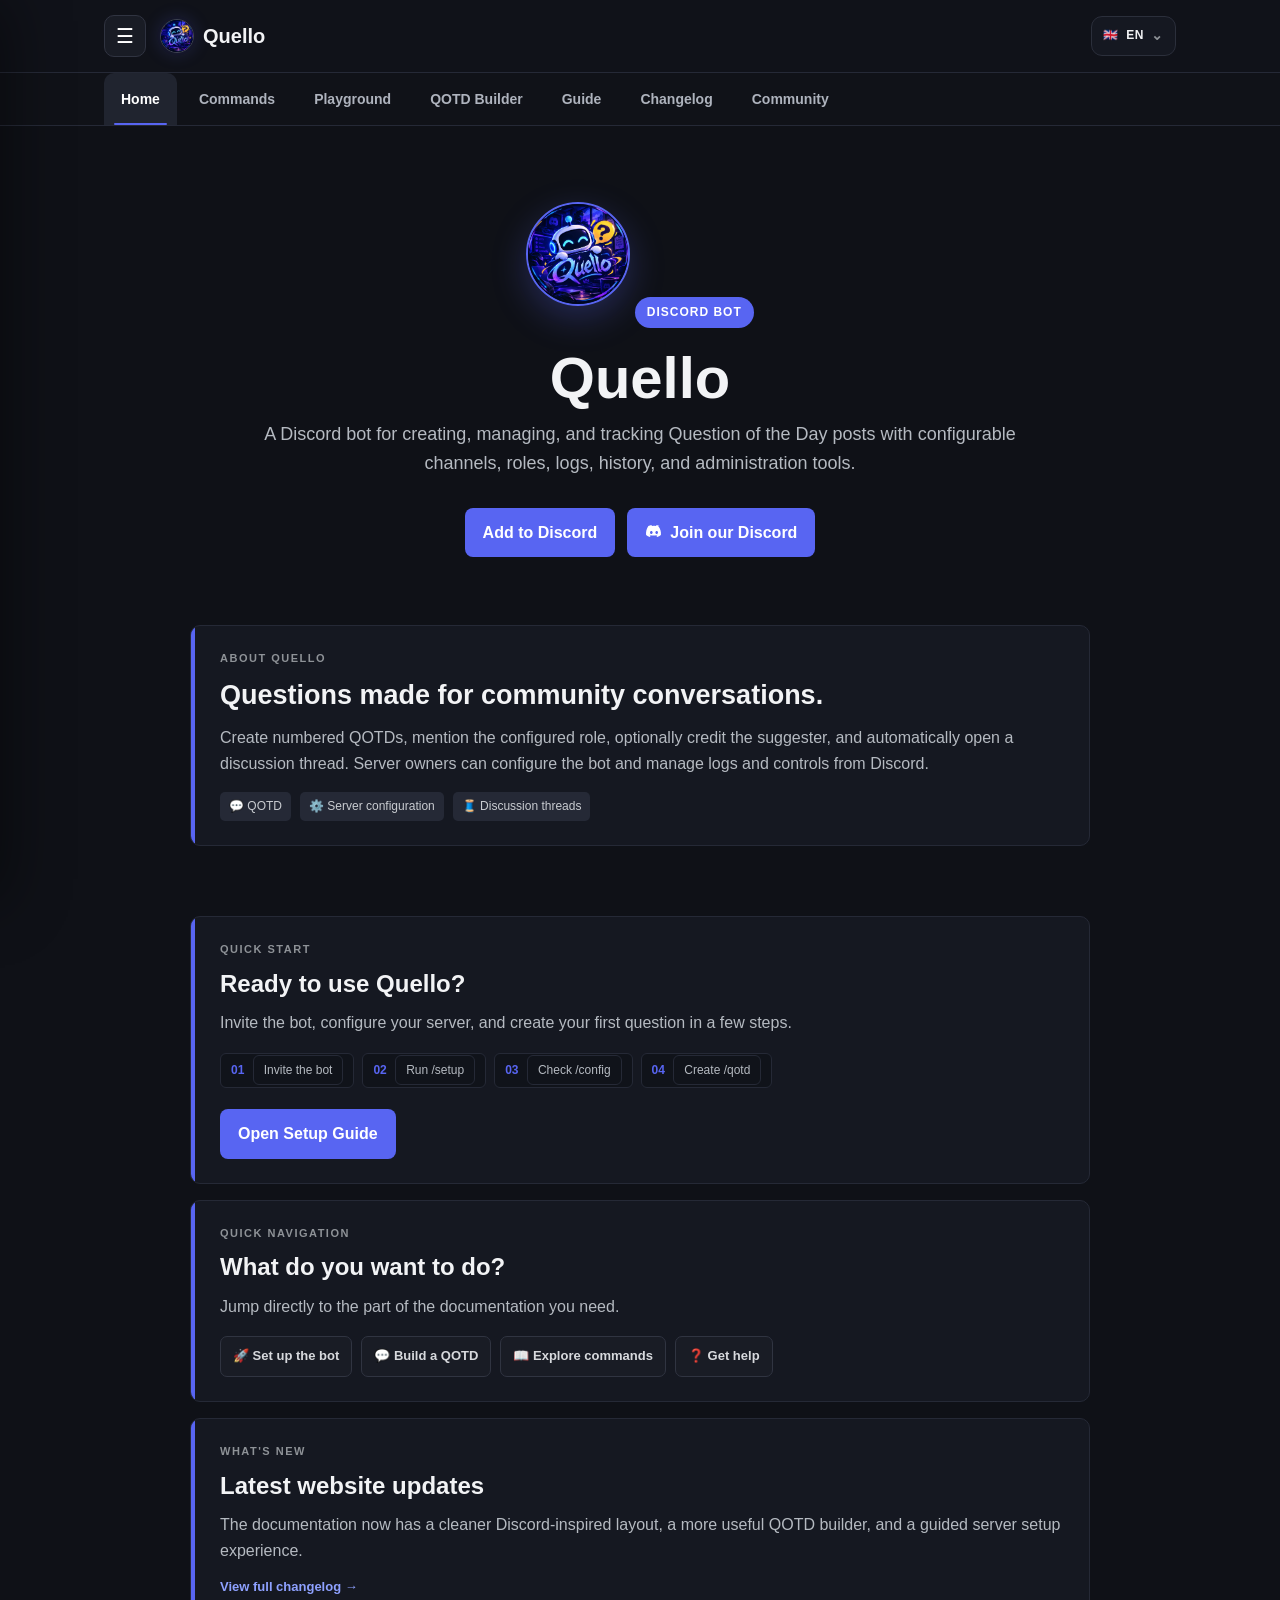
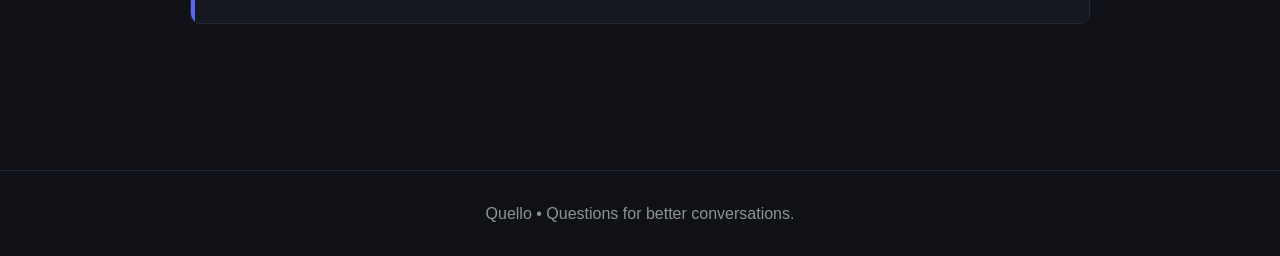
<file: index.html>
<!doctype html>
<html lang="en">
<head>
  <meta charset="utf-8">
  <meta name="viewport" content="width=device-width,initial-scale=1">
  <meta name="description" content="Quello — your Question of the Day bot for creating, managing, and organizing QOTDs and discussions.">
  <title>Quello — Your Question of the Day Bot</title>
  <link rel="stylesheet" href="style.css?v=6">
  <link rel="icon" type="image/png" href="quello-avatar.png">
  <link rel="apple-touch-icon" href="quello-avatar.png">

<style id="quello-side-menu-v2">
.side-section-label{padding:4px 4px 6px;color:#6f7582;font-size:10px;font-weight:800;letter-spacing:.12em}
.side-search{display:grid;gap:7px}
.side-search-box{display:flex;align-items:center;gap:9px;min-height:46px;padding:0 12px;background:#171a22;border:1px solid #303441;border-radius:10px;transition:.16s ease}
.side-search-box:focus-within{border-color:#5865f2;background:#1b1f2b;box-shadow:0 0 0 3px rgba(88,101,242,.12)}
.side-search-box input{width:100%;border:0;outline:0;background:transparent;color:#f2f3f5;font:inherit;font-size:13px}
.side-search-box input::placeholder{color:#777d89}
.side-search-results{display:grid;gap:4px;max-height:210px;overflow:auto;padding:2px 0}
.side-search-result{display:flex;align-items:center;gap:9px;padding:8px 10px;border-radius:8px;color:#c9ccd1;font-size:12px;font-weight:650;background:#171a22;border:1px solid transparent;cursor:pointer;text-align:left}
.side-search-result:hover{background:#202430;color:#fff;border-color:#303441}
.side-search-result small{display:block;color:#777d89;font-size:10px;font-weight:500;margin-top:1px}
.side-action{width:100%;min-height:44px;padding:10px 12px;border:0;border-radius:9px;background:transparent;color:#b5bac1;font:inherit;font-size:14px;font-weight:700;display:flex;align-items:center;gap:11px;text-align:left;cursor:pointer;transition:.16s ease}
a.side-action:hover,.side-action:hover{background:#191c25;color:#fff;transform:translateX(2px)}
.side-action-primary{background:rgba(88,101,242,.13);color:#e8eaff;border:1px solid rgba(88,101,242,.25)}
.side-action-primary:hover{background:rgba(88,101,242,.2)!important;border-color:rgba(88,101,242,.45)}
.side-action-icon{width:22px;display:inline-flex;justify-content:center;flex:0 0 22px}
.side-action span:last-child{min-width:0}
.language-current-name{color:#9ca1ab;font-weight:600}
@media(max-width:600px){.side-section-label{font-size:9px}.side-action{min-height:46px}}
</style>

<style id="quello-tabs-v3">
.header-language{position:relative;margin-left:auto;z-index:60}
.header-language-button{display:flex;align-items:center;gap:7px;min-height:40px;padding:8px 11px;border:1px solid #2b2f3b;border-radius:11px;background:#151821;color:#f2f3f5;font:inherit;font-size:12px;font-weight:800;letter-spacing:.06em;cursor:pointer;transition:.16s ease}
.header-language-button:hover,.header-language.open .header-language-button{background:#1b1f2a;border-color:#3a3f4e}
.header-language-arrow{font-size:14px;color:#8e9297;line-height:1;transform:translateY(-1px)}
.header-language-menu{position:absolute;top:calc(100% + 9px);right:0;min-width:165px;padding:7px;border:1px solid #2b2f3b;border-radius:13px;background:#151821;box-shadow:0 18px 45px rgba(0,0,0,.45);opacity:0;visibility:hidden;transform:translateY(-5px);transition:.16s ease}
.header-language.open .header-language-menu{opacity:1;visibility:visible;transform:translateY(0)}
.header-language-menu button{width:100%;display:flex;align-items:center;gap:9px;padding:10px 11px;border:0;border-radius:9px;background:transparent;color:#c9ccd1;font:inherit;font-size:13px;font-weight:650;text-align:left;cursor:pointer}
.header-language-menu button:hover,.header-language-menu button.active{background:rgba(88,101,242,.16);color:#fff}
.site-tabs{position:sticky;top:61px;z-index:30;border-bottom:1px solid #252936;background:rgba(17,19,26,.96);backdrop-filter:blur(12px);overflow-x:auto;scrollbar-width:none}
.site-tabs::-webkit-scrollbar{display:none}
.site-tabs-inner{max-width:1120px;margin:0 auto;display:flex;align-items:stretch;gap:5px;padding:0 24px;min-width:max-content}
.site-tab{position:relative;min-height:52px;padding:0 17px;border:0;border-radius:10px 10px 0 0;background:transparent;color:#aeb3bd;font:inherit;font-size:14px;font-weight:750;white-space:nowrap;cursor:pointer;transition:.16s ease}
.site-tab:hover{color:#fff;background:#171a22}
.site-tab.active{color:#fff;background:#20242f}
.site-tab.active::after{content:"";position:absolute;left:10px;right:10px;bottom:0;height:2px;border-radius:2px;background:#5865f2}
.tab-hidden{display:none!important}
@media(max-width:600px){.site-tabs{top:61px}.site-tabs-inner{padding:0 12px;gap:2px}.site-tab{min-height:48px;padding:0 14px;font-size:13px}.header-language-button{min-height:38px;padding:7px 9px}.header-language-menu{right:0}}
</style>
</head>
<body>
  <nav class="nav">
    <div class="nav-inner">
      <button class="menu-toggle" id="menuToggle" type="button" aria-label="Open navigation" aria-controls="sideMenu" aria-expanded="false">☰</button>
      <a class="brand" href="#home"><img class="brand-avatar" src="quello-avatar.png" alt="Quello bot avatar"> <span>Quello</span></a>
      <div class="header-language" id="headerLanguage">
        <button class="header-language-button" id="headerLanguageButton" type="button" aria-haspopup="listbox" aria-expanded="false">
          <span id="headerLanguageFlag">🇬🇧</span>
          <span id="headerLanguageCode">EN</span>
          <span class="header-language-arrow" aria-hidden="true">⌄</span>
        </button>
        <div class="header-language-menu" id="headerLanguageMenu" role="listbox" aria-label="Language">
          <button type="button" data-header-language="en" role="option">🇬🇧 <span>English</span></button>
          <button type="button" data-header-language="ru" role="option">🇷🇺 <span>Русский</span></button>
          <button type="button" data-header-language="de" role="option">🇩🇪 <span>Deutsch</span></button>
          <button type="button" data-header-language="fr" role="option">🇫🇷 <span>Français</span></button>
          <button type="button" data-header-language="it" role="option">🇮🇹 <span>Italiano</span></button>
        </div>
      </div>
    </div>
  </nav>

  <div class="menu-overlay" id="menuOverlay"></div>
  <aside class="side-menu" id="sideMenu" aria-hidden="true">
      <div class="side-menu-head">
        <div class="side-brand"><img src="quello-avatar.png" alt="Quello bot avatar"><div><strong>Quello</strong><small data-i18n="menu_subtitle">Your Question of the Day bot</small></div></div>
        <button class="menu-close" id="menuClose" type="button" aria-label="Close navigation">×</button>
      </div>

      <div class="side-menu-links">
        <div class="side-search">
          <div class="side-section-label" data-i18n="side_search_label">SEARCH</div>
          <div class="side-search-box">
            <span aria-hidden="true">🔍</span>
            <input id="sideSearchInput" type="search" autocomplete="off" data-i18n-placeholder="side_search_placeholder" placeholder="Search documentation..." aria-label="Search documentation">
          </div>
          <div class="side-search-results" id="sideSearchResults" hidden></div>
        </div>

        <div class="side-divider"></div>
        <div class="side-section-label" data-i18n="side_quick_actions">⚡ QUICK ACTIONS</div>

        <a class="side-action side-action-primary" href="https://discord.com/oauth2/authorize?client_id=1548745092586676246" target="_blank" rel="noopener noreferrer">
          <span class="side-action-icon">🤖</span><span data-i18n="side_add_discord">Add Quello to Discord</span>
        </a>
        <a class="side-action" href="https://discord.gg/rYqGXWRbfJ" target="_blank" rel="noopener noreferrer">
          <span class="side-action-icon">💬</span><span data-i18n="side_join_community">Join Community</span>
        </a>
        <button class="side-action" id="sideRandomQotd" type="button">
          <span class="side-action-icon">🎲</span><span data-i18n="side_random_qotd">Random QOTD</span>
        </button>
        <a class="side-action" href="#playground">
          <span class="side-action-icon">🧪</span><span data-i18n="side_open_playground">Open Playground</span>
        </a>

        <div class="side-divider"></div>
        <div class="side-section-label" data-i18n="side_resources">📚 RESOURCES</div>

        <a class="side-action" href="#home">
          <span class="side-action-icon">📖</span><span data-i18n="side_documentation">Documentation</span>
        </a>
        <a class="side-action" href="https://discord.gg/rYqGXWRbfJ" target="_blank" rel="noopener noreferrer">
          <span class="side-action-icon">🆘</span><span data-i18n="side_support">Support</span>
        </a>
        <a class="side-action" href="terms.html">
          <span class="side-action-icon">📝</span><span data-i18n="menu_terms">Terms of Service</span>
        </a>
        <a class="side-action" href="privacy.html">
          <span class="side-action-icon">🔒</span><span data-i18n="menu_privacy">Privacy Policy</span>
        </a>

        <div class="side-divider"></div>
        <div class="side-section-label" data-i18n="side_language_label">🌐 LANGUAGE</div>
        <div class="language-picker" id="languagePicker">
          <button class="language-switch side-language" id="languageSwitch" type="button" aria-haspopup="listbox" aria-expanded="false">
            <span class="language-current-flag" id="languageCurrentFlag">🇬🇧</span>
            <span class="language-current-code" id="languageCurrentCode">EN</span>
            <span class="language-current-name" id="languageCurrentName">English</span>
            <span class="language-caret" aria-hidden="true">⌃</span>
          </button>
          <div class="language-dropdown" id="languageDropdown" role="listbox" aria-label="Language">
            <button type="button" class="language-option active" data-language="en" role="option" aria-selected="true"><span>🇬🇧</span><span>English</span></button>
            <button type="button" class="language-option" data-language="ru" role="option" aria-selected="false"><span>🇷🇺</span><span>Русский</span></button>
            <button type="button" class="language-option" data-language="de" role="option" aria-selected="false"><span>🇩🇪</span><span>Deutsch</span></button>
            <button type="button" class="language-option" data-language="fr" role="option" aria-selected="false"><span>🇫🇷</span><span>Français</span></button>
            <button type="button" class="language-option" data-language="it" role="option" aria-selected="false"><span>🇮🇹</span><span>Italiano</span></button>
          </div>
        </div>
      </div>
    </aside>

  <nav class="site-tabs" id="siteTabs" aria-label="Documentation sections">
    <div class="site-tabs-inner">
      <button class="site-tab active" type="button" data-tab="home" data-i18n="nav_home">Home</button>
      <button class="site-tab" type="button" data-tab="commands" data-i18n="nav_commands">Commands</button>
      <button class="site-tab" type="button" data-tab="playground" data-i18n="nav_playground">Playground</button>
      <button class="site-tab" type="button" data-tab="builder" data-i18n="nav_builder">QOTD Builder</button>
      <button class="site-tab" type="button" data-tab="guide" data-i18n="nav_guide">Guide</button>
      <button class="site-tab" type="button" data-tab="changelog" data-i18n="nav_changelog">Changelog</button>
      <button class="site-tab" type="button" data-tab="community" data-i18n="nav_community">Community</button>
    </div>
  </nav>

  <main class="container" id="home">
    <section class="hero">
      <img class="hero-avatar" src="quello-avatar.png" alt="Quello bot avatar">
      <span class="badge" data-i18n="badge">DISCORD BOT</span>
      <h1>Quello</h1>
      <p class="subtitle" data-i18n="hero_subtitle">A Discord bot for creating, managing, and tracking Question of the Day posts with configurable channels, roles, logs, history, and administration tools.</p>
      <div class="buttons">
        <a class="button" href="https://discord.com/oauth2/authorize?client_id=1548745092586676246" data-i18n="add_discord">Add to Discord</a>
        <a class="button discord-button" href="https://discord.gg/rYqGXWRbfJ" target="_blank" rel="noopener noreferrer">
          <svg class="discord-logo" viewBox="0 0 24 24" aria-hidden="true" xmlns="http://www.w3.org/2000/svg"><path fill="currentColor" d="M19.54 4.1A16.7 16.7 0 0 0 15.38 2.8c-.18.32-.38.75-.52 1.09a15.6 15.6 0 0 0-5.72 0A11.8 11.8 0 0 0 8.61 2.8c-1.5.26-2.9.7-4.15 1.3C1.82 8.16 1.11 12.1 1.47 15.98a16.8 16.8 0 0 0 5.1 2.58c.41-.56.77-1.16 1.08-1.8-.59-.22-1.15-.49-1.68-.8.14-.1.27-.2.4-.3 3.24 1.5 6.75 1.5 9.95 0 .13.1.26.2.4.3-.54.31-1.1.58-1.69.8.31.64.67 1.24 1.08 1.8a16.8 16.8 0 0 0 5.1-2.58c.42-4.49-.72-8.39-3.67-11.88ZM8.43 14.72c-.97 0-1.77-.9-1.77-2s.78-2 1.77-2 1.78.9 1.77 2c0 1.1-.79 2-1.77 2Zm7.14 0c-.97 0-1.77-.9-1.77-2s.78-2 1.77-2 1.78.9 1.77 2c0 1.1-.79 2-1.77 2Z"/></svg>
          <span data-i18n="join_discord">Join our Discord</span>
        </a>
      </div>
    </section>

    <section class="hero-embed">
      <div class="embed-accent"></div>
      <div class="embed-content">
        <div class="embed-label" data-i18n="overview_label">ABOUT QUELLO</div>
        <h2 data-i18n="overview_title">Questions made for community conversations.</h2>
        <p data-i18n="overview_text">Create numbered QOTDs, mention the configured role, optionally credit the suggester, and automatically open a discussion thread. Server owners can configure the bot and manage logs and controls from Discord.</p>
        <div class="embed-meta">
          <span>💬 QOTD</span><span>⚙️ Server configuration</span><span>🧵 Discussion threads</span>
        </div>
      </div>
    </section>

    <section class="quick-start discord-embed">
      <div class="embed-accent"></div>
      <div class="embed-content">
        <span class="eyebrow" data-i18n="eyebrow_quickstart">QUICK START</span>
        <h2 data-i18n="quickstart_title">Ready to use Quello?</h2>
        <p data-i18n="quickstart_text">Invite the bot, configure your server, and create your first question in a few steps.</p>
        <div class="quick-steps">
          <span><b>01</b> <span data-i18n="quick1">Invite the bot</span></span>
          <span><b>02</b> <span data-i18n="quick2">Run /setup</span></span>
          <span><b>03</b> <span data-i18n="quick3">Check /config</span></span>
          <span><b>04</b> <span data-i18n="quick4">Create /qotd</span></span>
        </div>
        <a class="button" href="#setup" data-i18n="quickstart_button">Open Setup Guide</a>
      </div>
    </section>

    <section class="discord-embed intent-embed">
      <div class="embed-accent"></div>
      <div class="embed-content">
        <span class="eyebrow" data-i18n="eyebrow_intent">QUICK NAVIGATION</span>
        <h2 data-i18n="intent_title">What do you want to do?</h2>
        <p data-i18n="intent_text">Jump directly to the part of the documentation you need.</p>
        <div class="intent-actions">
          <a href="#setup" class="intent-button" data-i18n="intent_setup">🚀 Set up the bot</a>
          <a href="#preview" class="intent-button" data-i18n="intent_qotd">💬 Build a QOTD</a>
          <a href="#commands" class="intent-button" data-i18n="intent_commands">📖 Explore commands</a>
          <a href="#faq" class="intent-button" data-i18n="intent_help">❓ Get help</a>
        </div>
      </div>
    </section>

    <section class="discord-embed whats-new">
      <div class="embed-accent"></div>
      <div class="embed-content">
        <span class="eyebrow" data-i18n="eyebrow_new">WHAT'S NEW</span>
        <h2 data-i18n="new_title">Latest website updates</h2>
        <p data-i18n="new_text">Quello now has a smarter side navigation experience, an interactive Command Playground, a guided QOTD builder, setup progress, community highlights, and hidden extras.</p>
        <a href="#changelog" class="text-link" data-i18n="new_button">View full changelog →</a>
      </div>
    </section>

    <section class="section" id="playground">
      <div class="section-heading">
        <div>
          <span class="eyebrow" data-i18n="eyebrow_playground">INTERACTIVE</span>
          <h2 data-i18n="playground_title">Command Playground</h2>
          <p class="section-intro" data-i18n="playground_intro">Pick a Quello command and explore what it does without leaving the page.</p>
        </div>
      </div>
      <div class="playground-grid discord-embed">
        <div class="embed-accent"></div>
        <div class="embed-content">
          <label class="playground-label" for="commandSelect" data-i18n="playground_choose">Choose a command</label>
          <select id="commandSelect" class="playground-select">
            <option value="qotd">/qotd</option><option value="edit">/edit</option><option value="delete">/delete</option><option value="leaderboard">/leaderboard</option><option value="history">/history</option><option value="setup">/setup</option><option value="logs">/logs</option><option value="audit_log">/audit_log</option><option value="maintenance">/maintenance</option><option value="lock">/lock</option>
          </select>
          <div class="playground-card" id="playgroundCard">
            <div class="command-head"><code id="playgroundName">/qotd</code><span class="command-tag" id="playgroundTag">QOTD</span></div>
            <h3 id="playgroundTitle">Create a new Question of the Day.</h3>
            <p id="playgroundDescription">Create and publish a QOTD using the configured server settings.</p>
            <div class="playground-meta"><span id="playgroundAccess">Configured QOTD role, Bot Owner or Server Owner</span><span id="playgroundExample">/qotd question:"What should we discuss today?"</span></div>
          </div>
        </div>
      </div>
    </section>

    <section class="section" id="commands">
      <div class="section-heading">
        <div>
          <span class="eyebrow" data-i18n="eyebrow_commands">EXPLORE</span>
          <h2 data-i18n="commands_title">Command Explorer</h2>
          <p class="section-intro" data-i18n="commands_intro">A clean Discord-style reference for every command currently available in Quello.</p>
        </div>
      </div>

      <div class="command-embeds">
        <article class="discord-embed command-embed"><div class="embed-accent"></div><div class="embed-content"><div class="command-head"><code>/qotd</code><span class="command-tag">QOTD</span></div><p data-i18n="cmd_qotd">Create a new Question of the Day.</p><div class="command-details"><span data-i18n="use_qotd">Configured QOTD role</span><span data-i18n="param_qotd">question · language · optional channel · optional suggested_by</span></div></div></article>
        <article class="discord-embed command-embed"><div class="embed-accent"></div><div class="embed-content"><div class="command-head"><code>/edit</code><span class="command-tag">QOTD</span></div><p data-i18n="cmd_edit">Edit an existing QOTD by Discord message ID.</p><div class="command-details"><span data-i18n="use_qotd_edit">Configured QOTD role, Bot Owner or Server Owner</span><span>message_id · question</span></div></div></article>
        <article class="discord-embed command-embed"><div class="embed-accent"></div><div class="embed-content"><div class="command-head"><code>/delete</code><span class="command-tag">QOTD</span></div><p data-i18n="cmd_delete">Delete an existing QOTD by Discord message ID.</p><div class="command-details"><span data-i18n="use_qotd_edit">Configured QOTD role, Bot Owner or Server Owner</span><span>message_id</span></div></div></article>
        <article class="discord-embed command-embed"><div class="embed-accent"></div><div class="embed-content"><div class="command-head"><code>/info</code><span class="command-tag">INFO</span></div><p data-i18n="cmd_info">View information about a QOTD.</p><div class="command-details"><span data-i18n="owner_only">Bot Owner or Server Owner</span><span>message_id</span></div></div></article>
        <article class="discord-embed command-embed"><div class="embed-accent"></div><div class="embed-content"><div class="command-head"><code>/stats</code><span class="command-tag">STATS</span></div><p data-i18n="cmd_stats">View QOTD statistics for the current server.</p><div class="command-details"><span data-i18n="server_command">Current server</span><span data-i18n="no_global_stats">Server-only statistics</span></div></div></article>
        <article class="discord-embed command-embed"><div class="embed-accent"></div><div class="embed-content"><div class="command-head"><code>/leaderboard</code><span class="command-tag">STATS</span></div><p data-i18n="cmd_leaderboard">View the QOTD creator and responder leaderboards.</p><div class="command-details"><span data-i18n="server_command">Current server</span><span data-i18n="leaderboard_detail">Creator and responder rankings for this server</span></div></div></article>
        <article class="discord-embed command-embed"><div class="embed-accent"></div><div class="embed-content"><div class="command-head"><code>/history</code><span class="command-tag">HISTORY</span></div><p data-i18n="cmd_history">View QOTD history.</p><div class="command-details"><span data-i18n="server_command">Current server</span><span data-i18n="history_detail">Browse previously created QOTDs</span></div></div></article>
        <article class="discord-embed command-embed"><div class="embed-accent"></div><div class="embed-content"><div class="command-head"><code>/setup</code><span class="command-tag">CONFIG</span></div><p data-i18n="cmd_setup">Configure QOTD roles, channels, and bot language.</p><div class="command-details"><span data-i18n="owner_only">Bot Owner or Server Owner</span><span data-i18n="setup_params">role · allowed_role · optional English/Russian channels · language</span></div></div></article>
        <article class="discord-embed command-embed"><div class="embed-accent"></div><div class="embed-content"><div class="command-head"><code>/config</code><span class="command-tag">CONFIG</span></div><p data-i18n="cmd_config">View the current QOTD configuration.</p><div class="command-details"><span data-i18n="owner_only">Bot Owner or Server Owner</span></div></div></article>
        <article class="discord-embed command-embed"><div class="embed-accent"></div><div class="embed-content"><div class="command-head"><code>/logs</code><span class="command-tag">LOGS</span></div><p data-i18n="cmd_logs">View and filter QOTD logs with pagination and Refresh.</p><div class="command-details"><span data-i18n="owner_only">Bot Owner or Server Owner</span></div></div></article>
        <article class="discord-embed command-embed"><div class="embed-accent"></div><div class="embed-content"><div class="command-head"><code>/audit_log</code><span class="command-tag">AUDIT</span></div><p data-i18n="cmd_audit">View the separate detailed interaction audit log.</p><div class="command-details"><span data-i18n="owner_only">Bot Owner or Server Owner</span><span data-i18n="audit_detail">Tracks interaction attempts and errors without storing secrets</span></div></div></article>
        <article class="discord-embed command-embed"><div class="embed-accent"></div><div class="embed-content"><div class="command-head"><code>/reset_logs</code><span class="command-tag">OWNER</span></div><p data-i18n="cmd_resetlogs">Reset the normal QOTD logs.</p><div class="command-details"><span data-i18n="owner_only">Bot Owner or Server Owner</span></div></div></article>
        <article class="discord-embed command-embed"><div class="embed-accent"></div><div class="embed-content"><div class="command-head"><code>/reset</code><span class="command-tag">OWNER</span></div><p data-i18n="cmd_reset">Reset the QOTD counter.</p><div class="command-details"><span data-i18n="owner_only">Bot Owner or Server Owner</span></div></div></article>
        <article class="discord-embed command-embed"><div class="embed-accent"></div><div class="embed-content"><div class="command-head"><code>/maintenance</code><span class="command-tag">OWNER</span></div><p data-i18n="cmd_maintenance">Enable or disable QOTD maintenance mode.</p><div class="command-details"><span data-i18n="owner_only">Bot Owner or Server Owner</span></div></div></article>
        <article class="discord-embed command-embed"><div class="embed-accent"></div><div class="embed-content"><div class="command-head"><code>/lock</code><span class="command-tag">OWNER</span></div><p data-i18n="cmd_lock">Lock or unlock QOTD creation.</p><div class="command-details"><span data-i18n="owner_only">Bot Owner or Server Owner</span></div></div></article>
        <article class="discord-embed command-embed"><div class="embed-accent"></div><div class="embed-content"><div class="command-head"><code>/help</code><span class="command-tag">HELP</span></div><p data-i18n="cmd_help">Show the available Quello commands.</p><div class="command-details"><span data-i18n="all_users">Available to all users</span></div></div></article>
      </div>

      <div class="permission-note"><strong data-i18n="permissions_label">Permissions:</strong> <span data-i18n="permissions_text">QOTD creation, editing, and deletion use the configured allowed role; the Bot Owner and Server Owner can also use these tools. Owner-only management commands are restricted to the Bot Owner or Server Owner.</span></div>

      <div class="command-details-panel discord-embed">
        <div class="embed-accent"></div>
        <div class="embed-content">
          <span class="eyebrow" data-i18n="eyebrow_details">COMMAND DETAILS</span>
          <h3 data-i18n="details_title">How the commands work</h3>
          <p class="section-intro" data-i18n="details_intro">Open a command below to see what it does, what it expects, and who can use it.</p>
          <div class="command-detail-list">
            <details><summary><code>/qotd</code></summary><p data-i18n="detail_qotd">Creates a new QOTD using the configured server settings. The command supports a question, language, an optional channel, and an optional suggested-by member. Access uses the configured allowed role, with Bot Owner and Server Owner access also supported.</p></details>
            <details><summary><code>/edit</code></summary><p data-i18n="detail_edit">Edits an existing QOTD by its Discord message ID. You provide the message ID and the new question. Access uses the configured allowed role, Bot Owner, or Server Owner.</p></details>
            <details><summary><code>/delete</code></summary><p data-i18n="detail_delete">Deletes an existing QOTD by Discord message ID. Access uses the configured allowed role, Bot Owner, or Server Owner.</p></details>
            <details><summary><code>/info</code></summary><p data-i18n="detail_info">Shows information about a QOTD identified by Discord message ID. Restricted to the Bot Owner or Server Owner.</p></details>
            <details><summary><code>/stats</code></summary><p data-i18n="detail_stats">Shows QOTD statistics for the current server. It is not a global statistics command.</p></details>
            <details><summary><code>/leaderboard</code></summary><p data-i18n="detail_leaderboard">Shows two QOTD rankings for the current server: creators and responders, with All / English / Russian language filtering.</p></details>
            <details><summary><code>/history</code></summary><p data-i18n="detail_history">Shows the QOTD history for the current server.</p></details>
            <details><summary><code>/setup</code></summary><p data-i18n="detail_setup">Configures the QOTD mention role, allowed role, optional English and Russian channels, and the bot language. Restricted to the Bot Owner or Server Owner.</p></details>
            <details><summary><code>/config</code></summary><p data-i18n="detail_config">Displays the current QOTD configuration for the server. Restricted to the Bot Owner or Server Owner.</p></details>
            <details><summary><code>/logs</code></summary><p data-i18n="detail_logs">Displays and filters normal QOTD logs with pagination and Refresh controls. Restricted to the Bot Owner or Server Owner.</p></details>
            <details><summary><code>/audit_log</code></summary><p data-i18n="detail_audit">Displays the separate interaction audit log, including interaction attempts and errors. Restricted to the Bot Owner or Server Owner and designed not to store secrets.</p></details>
            <details><summary><code>/reset_logs</code></summary><p data-i18n="detail_resetlogs">Clears the normal QOTD logs. Restricted to the Bot Owner or Server Owner.</p></details>
            <details><summary><code>/reset</code></summary><p data-i18n="detail_reset">Resets the QOTD counter for the server. Restricted to the Bot Owner or Server Owner.</p></details>
            <details><summary><code>/maintenance</code></summary><p data-i18n="detail_maintenance">Turns QOTD maintenance mode on or off. While enabled, QOTD creation is blocked. Restricted to the Bot Owner or Server Owner.</p></details>
            <details><summary><code>/lock</code></summary><p data-i18n="detail_lock">Locks or unlocks QOTD creation for the server. Restricted to the Bot Owner or Server Owner.</p></details>
            <details><summary><code>/help</code></summary><p data-i18n="detail_help">Shows the bot's available commands and help categories.</p></details>
          </div>
        </div>
      </div>
    </section>

    <section class="section" id="preview">
      <div class="section-heading">
        <div>
          <span class="eyebrow" data-i18n="eyebrow_preview">TRY IT</span>
          <h2 data-i18n="preview_title">QOTD Preview Builder</h2>
          <p class="section-intro" data-i18n="preview_intro">Build a realistic QOTD message, switch its language, hide optional credit, and copy the result with one tap.</p>
        </div>
      </div>

      <div class="builder">
        <div class="builder-panel">
          <div class="builder-panel-title" data-i18n="builder_inputs">Message settings</div>
          <label><span data-i18n="question_label">Question</span><textarea id="questionInput" maxlength="300">What game would you recommend to everyone?</textarea><small><span id="questionCount">38</span>/300</small></label>
          <div class="input-row">
            <label><span data-i18n="number_label">QOTD number</span><input id="numberInput" type="number" min="1" value="42"></label>
            <label><span data-i18n="language_label">QOTD language</span><select id="qotdLanguage"><option value="en">English</option><option value="ru">Русский</option></select></label>
          </div>
          <label><span data-i18n="thanks_label">Suggested by</span><input id="authorInput" maxlength="80" value="Community Member"></label>
          <label class="toggle-row"><input id="showAuthor" type="checkbox" checked><span data-i18n="show_suggester">Show suggested-by line</span></label>
          <div class="builder-actions"><button class="secondary-button" id="resetPreview" type="button" data-i18n="reset_preview">Reset</button><button class="primary-button" id="copyPreview" type="button" data-i18n="copy_preview">Copy text</button></div>
          <p class="copy-status" id="copyStatus" aria-live="polite"></p>
        </div>

        <div class="discord-message-preview">
          <div class="fake-discord-header"><span class="fake-avatar"><img src="quello-avatar.png" alt="Quello bot avatar"></span><div><strong>Quello</strong><small>BOT</small><div data-i18n="preview_channel">Question of the Day</div></div></div>
          <div class="message-body">
            <div class="role-mention">@QOTD</div>
            <div class="discord-embed live-embed">
              <div class="embed-accent"></div>
              <div class="embed-content">
                <div class="preview-title" id="previewTitle">💬 QUESTION OF THE DAY</div>
                <div class="preview-number" id="previewNumber">#42</div>
                <div class="preview-question" id="previewQuestion">What game would you recommend to everyone?</div>
                <div class="preview-author" id="previewAuthorLine"><span data-i18n="preview_suggested">Suggested by:</span> <span id="previewAuthor">Community Member</span></div>
              </div>
            </div>
            <div class="preview-thread">🧵 <span id="previewThread" data-i18n="preview_thread">QOTD discussion thread</span></div>
          </div>
        </div>
      </div>
    </section>

    <section class="section" id="qotd-flow">
      <div class="section-heading">
        <div>
          <span class="eyebrow" data-i18n="eyebrow_flow">QUICK BUILDER</span>
          <h2 data-i18n="flow_title">Build Your QOTD</h2>
          <p class="section-intro" data-i18n="flow_intro">A tiny step-by-step helper that turns your idea into a ready-to-use /qotd command.</p>
        </div>
      </div>
      <div class="flow-card discord-embed">
        <div class="embed-accent"></div>
        <div class="embed-content">
          <div class="flow-steps"><span class="flow-step active" data-step="1">01</span><span class="flow-line"></span><span class="flow-step" data-step="2">02</span><span class="flow-line"></span><span class="flow-step" data-step="3">03</span></div>
          <div class="flow-panel active" data-panel="1">
            <h3 data-i18n="flow_step1">1. Write your question</h3>
            <input id="flowQuestion" class="flow-input" maxlength="200" value="What game would you recommend to everyone?" data-i18n-placeholder="flow_placeholder">
            <button class="button flow-next" type="button" data-i18n="flow_next">Next →</button>
          </div>
          <div class="flow-panel" data-panel="2">
            <h3 data-i18n="flow_step2">2. Choose the QOTD language</h3>
            <div class="flow-language-grid"><button type="button" class="flow-language active" data-flow-lang="en">🇬🇧 English</button><button type="button" class="flow-language" data-flow-lang="ru">🇷🇺 Русский</button></div>
            <div class="flow-actions"><button class="button secondary flow-back" type="button" data-i18n="flow_back">← Back</button><button class="button flow-next" type="button" data-i18n="flow_next">Next →</button></div>
          </div>
          <div class="flow-panel" data-panel="3">
            <h3 data-i18n="flow_step3">3. Generate your command</h3>
            <div class="generated-command" id="generatedCommand">/qotd question:"What game would you recommend to everyone?" language:en</div>
            <div class="flow-actions"><button class="button secondary flow-back" type="button" data-i18n="flow_back">← Back</button><button class="button" id="copyGenerated" type="button" data-i18n="flow_copy">Copy command</button></div>
            <p class="copy-status" id="flowCopyStatus"></p>
          </div>
        </div>
      </div>
    </section>

    <section class="section" id="setup">
      <div class="section-heading">
        <div>
          <span class="eyebrow" data-i18n="eyebrow_setup">GET STARTED</span>
          <h2 data-i18n="setup_title">Set Up Quello</h2>
          <p class="section-intro" data-i18n="setup_intro">A simple visual guide for getting your server ready for its first Question of the Day.</p>
        </div>
      </div>

      <div class="setup-embed">
        <div class="setup-header"><span>⚙️</span><div><strong data-i18n="setup_embed_title">Quello Setup Guide</strong><small data-i18n="setup_embed_subtitle">Complete these steps in order</small></div></div>
        <div class="setup-step"><div class="step-number">01</div><div><h3 data-i18n="step1_title">Add Quello</h3><p data-i18n="step1_text">Use the Add to Discord button above and select the server where you want to use Quello.</p><div class="step-code">Invite → Select server → Authorize</div></div></div>
        <div class="setup-step"><div class="step-number">02</div><div><h3 data-i18n="step2_title">Run /setup</h3><p data-i18n="step2_text">As the Server Owner or Bot Owner, configure the mention role, the role allowed to create QOTDs, optional English and Russian channels, and the bot interface language.</p><div class="step-code">/setup role: @QOTD allowed_role: @QOTD Managers</div></div></div>
        <div class="setup-step"><div class="step-number">03</div><div><h3 data-i18n="step3_title">Check /config</h3><p data-i18n="step3_text">Review the saved configuration and make sure the roles and channels match your server.</p><div class="step-code">/config</div></div></div>
        <div class="setup-step"><div class="step-number">04</div><div><h3 data-i18n="step4_title">Create your first QOTD</h3><p data-i18n="step4_text">Use /qotd with a question and language. You can optionally choose a channel and credit the member who suggested the question.</p><div class="step-code">/qotd question: "Your question" language: en</div></div></div>
        <div class="setup-note"><strong data-i18n="setup_note_title">Tip</strong><span data-i18n="setup_note_text">The configured allowed role controls who can create, edit, and delete QOTDs. Bot Owner and Server Owner access is also supported.</span></div>
        <div class="setup-checklist">
          <div class="checklist-head"><strong data-i18n="checklist_title">Server setup checklist</strong><span id="checklistProgress">0 / 6</span></div>
          <label><input class="setup-check" type="checkbox" data-key="invite"><span data-i18n="check_invite">Invite Quello</span></label>
          <label><input class="setup-check" type="checkbox" data-key="setup"><span data-i18n="check_setup">Run /setup</span></label>
          <label><input class="setup-check" type="checkbox" data-key="channels"><span data-i18n="check_channels">Choose QOTD channels</span></label>
          <label><input class="setup-check" type="checkbox" data-key="roles"><span data-i18n="check_roles">Configure the allowed role</span></label>
          <label><input class="setup-check" type="checkbox" data-key="config"><span data-i18n="check_config">Verify /config</span></label>
          <label><input class="setup-check" type="checkbox" data-key="first"><span data-i18n="check_first">Create your first QOTD</span></label>
        </div>
      </div>
    </section>

    <section class="section" id="permissions">
      <div class="section-heading">
        <div><span class="eyebrow" data-i18n="eyebrow_permissions">ACCESS</span><h2 data-i18n="permissions_title">Permissions at a Glance</h2></div>
      </div>
      <div class="permission-embed discord-embed">
        <div class="embed-accent"></div>
        <div class="embed-content">
          <div class="permission-line"><code>/qotd</code><span data-i18n="access_qotd">Configured allowed role, Bot Owner or Server Owner</span></div>
          <div class="permission-line"><code>/edit</code> <code>/delete</code><span data-i18n="access_edit_delete">Configured allowed role, Bot Owner or Server Owner</span></div>
          <div class="permission-line"><code>/info</code> <code>/config</code> <code>/setup</code><span data-i18n="access_owner">Bot Owner or Server Owner</span></div>
          <div class="permission-line"><code>/logs</code> <code>/audit_log</code> <code>/reset_logs</code> <code>/reset</code><span data-i18n="access_owner">Bot Owner or Server Owner</span></div>
          <div class="permission-line"><code>/maintenance</code> <code>/lock</code><span data-i18n="access_owner">Bot Owner or Server Owner</span></div>
        </div>
      </div>
    </section>

    <section class="section" id="faq">
      <div class="section-heading"><div><span class="eyebrow" data-i18n="eyebrow_faq">HELP</span><h2 data-i18n="faq_title">Frequently Asked Questions</h2></div></div>
      <div class="faq">
        <details open><summary data-i18n="faq1_q">Why isn't /qotd working?</summary><p data-i18n="faq1_a">Check that the bot is configured with /setup, that the selected roles and channels are correct, and that the user has the configured allowed role.</p></details>
        <details><summary data-i18n="faq2_q">How do I change the QOTD channel?</summary><p data-i18n="faq2_a">Run /setup again and update the English and/or Russian QOTD channel. You can also choose a channel directly when using /qotd.</p></details>
        <details><summary data-i18n="faq3_q">What does /lock do?</summary><p data-i18n="faq3_a">It lets an authorized owner temporarily prevent new QOTDs from being created.</p></details>
        <details><summary data-i18n="faq4_q">What is /audit_log?</summary><p data-i18n="faq4_a">It provides a separate, detailed record of bot interaction attempts and errors for the server. It is restricted to the Bot Owner or Server Owner.</p></details>
        <details><summary data-i18n="faq5_q">Can I use Quello on multiple servers?</summary><p data-i18n="faq5_a">Yes. Each server has its own configuration, counters, QOTD history and normal logs.</p></details>
      </div>
    </section>

    <section class="section" id="troubleshooting">
      <div class="section-heading"><div><span class="eyebrow" data-i18n="eyebrow_trouble">TROUBLESHOOTING</span><h2 data-i18n="trouble_title">Something not working?</h2><p class="section-intro" data-i18n="trouble_intro">Use these quick checks before changing your server configuration.</p></div></div>
      <div class="troubleshoot-embed discord-embed">
        <div class="embed-accent"></div>
        <div class="embed-content">
          <details open><summary data-i18n="trouble1_q">/qotd is unavailable</summary><p data-i18n="trouble1_a">Run /setup and verify the allowed role, QOTD channels, and language. Make sure the user has the configured allowed role.</p></details>
          <details><summary data-i18n="trouble2_q">The bot cannot send the QOTD</summary><p data-i18n="trouble2_a">Check that Quello can view the target channel, send messages, mention the configured role, and create threads there.</p></details>
          <details><summary data-i18n="trouble3_q">The QOTD counter is unexpected</summary><p data-i18n="trouble3_a">Check the server counter with the relevant management commands. Remember that failed operations can leave number gaps because counters are kept safe for concurrent use.</p></details>
          <details><summary data-i18n="trouble4_q">I need to stop new QOTDs temporarily</summary><p data-i18n="trouble4_a">Use /lock for a temporary lock or /maintenance when the server is being serviced.</p></details>
          <details><summary data-i18n="trouble5_q">I need to inspect bot interactions</summary><p data-i18n="trouble5_a">Use /logs for normal QOTD activity or /audit_log for the separate interaction audit record.</p></details>
        </div>
      </div>
    </section>

    <section class="section" id="extras">
      <div class="section-heading">
        <div>
          <span class="eyebrow" data-i18n="eyebrow_extras">EXTRAS</span>
          <h2 data-i18n="extras_title">A little more Quello</h2>
          <p class="section-intro" data-i18n="extras_intro">Small interactive features, tips, and secrets for exploring the site.</p>
        </div>
      </div>
      <div class="extras-grid">
        <article class="discord-embed extra-card did-you-know"><div class="embed-accent"></div><div class="embed-content"><span class="eyebrow">💡 DID YOU KNOW?</span><h3 id="tipTitle">Quello keeps its QOTD tools focused on the current server.</h3><p id="tipText">Each server has its own configuration, counters, history, and normal logs.</p><button class="text-button" id="nextTip" type="button" data-i18n="next_tip">Show another tip →</button></div></article>
        <article class="discord-embed extra-card random-qotd"><div class="embed-accent"></div><div class="embed-content"><span class="eyebrow">🎲 RANDOM QOTD</span><h3 id="randomQuestion">What game would you recommend to everyone?</h3><p data-i18n="random_intro">Need inspiration? Get a random question.</p><button class="button" id="randomQotd" type="button" data-i18n="random_button">Give me another</button></div></article>
        <article class="discord-embed extra-card achievements-card"><div class="embed-accent"></div><div class="embed-content"><span class="eyebrow">🏆 ACHIEVEMENTS</span><h3 data-i18n="achievements_title">Quello Explorer</h3><p data-i18n="achievements_intro">Unlock small badges by exploring the website.</p><div class="achievement-list"><div class="achievement" data-achievement="playground"><span>◇</span><div><strong data-i18n="ach_playground">Command Explorer</strong><small data-i18n="ach_playground_text">Use the Command Playground.</small></div></div><div class="achievement" data-achievement="setup"><span>✓</span><div><strong data-i18n="ach_setup">Ready to Go</strong><small data-i18n="ach_setup_text">Complete the setup checklist.</small></div></div><div class="achievement" data-achievement="random"><span>🎲</span><div><strong data-i18n="ach_random">Question Hunter</strong><small data-i18n="ach_random_text">Generate a random QOTD.</small></div></div><div class="achievement" data-achievement="secret"><span>✦</span><div><strong data-i18n="ach_secret">Secret Finder</strong><small data-i18n="ach_secret_text">Find Quello's hidden secret.</small></div></div></div></div></article>
        <article class="discord-embed extra-card easter-card" id="easterEgg"><div class="embed-accent"></div><div class="embed-content"><span class="eyebrow">🌌 EASTER EGG</span><h3 data-i18n="easter_title">There is something hidden here.</h3><p data-i18n="easter_text">Try clicking the Quello avatar a few times.</p><button class="text-button" id="secretHint" type="button" data-i18n="easter_button">I'm listening…</button><div class="secret-message" id="secretMessage"></div></div></article>
      </div>
    </section>

    <section class="section" id="changelog">
      <div class="section-heading"><div><span class="eyebrow" data-i18n="eyebrow_changelog">UPDATES</span><h2 data-i18n="changelog_title">Changelog</h2></div></div>
      <div class="timeline">
        <article><span>SEPTEMBER 22, 2026</span><h3 data-i18n="change4_title">Major website navigation &amp; interactive update</h3><p data-i18n="change4_text">Added the new side navigation experience, Command Playground, Build Your QOTD helper, setup progress, interactive extras, Community Spotlight, and hidden Quello easter eggs.</p></article>
        <article><span>SEPTEMBER 22, 2026</span><h3 data-i18n="change3_title">/leaderboard expanded</h3><p data-i18n="change3_text">The /leaderboard command now includes separate QOTD Creator and QOTD Responder rankings, with language filtering for All, English, and Russian.</p></article>
        <article><span>SEPTEMBER 21, 2026</span><h3 data-i18n="change1_title">Website redesign &amp; documentation update</h3><p data-i18n="change1_text">Reworked the site around Discord-style embeds, improved the QOTD preview builder, and redesigned the setup guide.</p></article>
        <article><span>SEPTEMBER 21, 2026</span><h3 data-i18n="change2_title">Bot feature documentation</h3><p data-i18n="change2_text">Updated the website for Audit Log, Maintenance Mode, QOTD Lock, server statistics, history, and the latest administration tools.</p></article>
      </div>
    </section>

    <section class="community" id="community">
      <div class="community-box discord-embed">
        <div class="embed-accent"></div>
        <div class="embed-content"><span class="eyebrow" data-i18n="eyebrow_community">COMMUNITY</span><h2 data-i18n="community_title">Join the Quello Community</h2><p data-i18n="community_text">Get support, discuss updates, and share ideas with other Quello users.</p></div>
        <a class="button" href="https://discord.gg/rYqGXWRbfJ" target="_blank" rel="noopener noreferrer" data-i18n="community_button">Join Discord</a>
        <div class="community-spotlight"><span>✨</span><div><strong data-i18n="spotlight_title">Community Spotlight</strong><p data-i18n="spotlight_text">The place to share QOTD ideas, ask for help, and follow Quello updates.</p></div></div>
      </div>
    </section>

    <div class="notice" id="privacyNotice"><strong data-i18n="privacy_first">Privacy first.</strong> <span data-i18n="privacy_text">Quello processes Discord and QOTD information needed for its features, including server configuration, QOTD history, normal logs, and detailed interaction audit records.</span> <a href="privacy.html" data-i18n="privacy_link">Read the Privacy Policy.</a></div>
  </main>

  <footer>Quello • <span data-i18n="footer_text">Questions for better conversations.</span></footer>

  <script>
    const translations = {
      en: {nav_home:'Home',nav_commands:'Commands',nav_playground:'Playground',nav_builder:'QOTD Builder',nav_guide:'Guide',nav_changelog:'Changelog',nav_community:'Community',
        nav_commands:'Commands',menu_playground:'◇ Command Playground',menu_qotd_flow:'➜ Build a QOTD',menu_extras:'✦ Quello Extras',eyebrow_playground:'INTERACTIVE',playground_title:'Command Playground',playground_intro:'Pick a Quello command and explore what it does without leaving the page.',playground_choose:'Choose a command',eyebrow_flow:'QUICK BUILDER',flow_title:'Build Your QOTD',flow_intro:'A tiny step-by-step helper that turns your idea into a ready-to-use /qotd command.',flow_step1:'1. Write your question',flow_placeholder:'Type your QOTD question…',flow_step2:'2. Choose the QOTD language',flow_step3:'3. Generate your command',flow_next:'Next →',flow_back:'← Back',flow_copy:'Copy command',eyebrow_extras:'EXTRAS',extras_title:'A little more Quello',extras_intro:'Small interactive features, tips, and secrets for exploring the site.',next_tip:'Show another tip →',random_intro:'Need inspiration? Get a random question.',random_button:'Give me another',achievements_title:'Quello Explorer',achievements_intro:'Unlock small badges by exploring the website.',ach_playground:'Command Explorer',ach_playground_text:'Use the Command Playground.',ach_setup:'Ready to Go',ach_setup_text:'Complete the setup checklist.',ach_random:'Question Hunter',ach_random_text:'Generate a random QOTD.',ach_secret:'Secret Finder',ach_secret_text:"Find Quello's hidden secret.",easter_title:'There is something hidden here.',easter_text:"Try clicking the Quello avatar a few times.",easter_button:"I'm listening…",spotlight_title:'Community Spotlight',spotlight_text:'The place to share QOTD ideas, ask for help, and follow Quello updates.',change4_title:'Major website navigation & interactive update',change4_text:'Added the new side navigation experience, Command Playground, Build Your QOTD helper, setup progress, interactive extras, Community Spotlight, and hidden Quello easter eggs.',nav_preview:'Preview',menu_hint:'Documentation',side_search_label:'SEARCH',side_search_placeholder:'Search documentation...',side_quick_actions:'⚡ QUICK ACTIONS',side_add_discord:'Add Quello to Discord',side_join_community:'Join Community',side_random_qotd:'Random QOTD',side_open_playground:'Open Playground',side_resources:'📚 RESOURCES',side_documentation:'Documentation',side_support:'Support',side_language_label:'🌐 LANGUAGE',menu_subtitle:'Your Question of the Day bot',menu_home:'⌂ Home',menu_commands:'▣ Commands',menu_preview:'✦ QOTD Preview',menu_setup:'⚙ Setup',menu_faq:'? FAQ',menu_trouble:'⚠ Troubleshooting',menu_changelog:'↻ Changelog',menu_community:'☁ Community',menu_terms:'Terms of Service',menu_privacy:'Privacy Policy',nav_setup:'Setup',nav_faq:'FAQ',nav_changelog:'Changelog',nav_terms:'Terms',nav_privacy:'Privacy',badge:'DISCORD BOT',hero_subtitle:'A Discord bot for creating, managing, and tracking Question of the Day posts with configurable channels, roles, logs, history, and administration tools.',add_discord:'Add to Discord',join_discord:'Join our Discord',overview_label:'ABOUT QUELLO',overview_title:'Questions made for community conversations.',overview_text:'Create numbered QOTDs, mention the configured role, optionally credit the suggester, and automatically open a discussion thread. Server owners can configure the bot and manage logs and controls from Discord.',eyebrow_commands:'EXPLORE',commands_title:'Command Explorer',commands_intro:'A clean Discord-style reference for every command currently available in Quello.',cmd_qotd:'Create a new Question of the Day.',cmd_edit:'Edit an existing QOTD by Discord message ID.',cmd_delete:'Delete an existing QOTD by Discord message ID.',cmd_info:'View information about a QOTD.',cmd_stats:'View QOTD statistics for the current server.',cmd_leaderboard:'View the QOTD creator and responder leaderboards.',cmd_history:'View QOTD history.',cmd_setup:'Configure QOTD roles, channels, and bot language.',cmd_config:'View the current QOTD configuration.',cmd_logs:'View and filter QOTD logs with pagination and Refresh.',cmd_audit:'View the separate detailed interaction audit log.',cmd_resetlogs:'Reset the normal QOTD logs.',cmd_reset:'Reset the QOTD counter.',cmd_maintenance:'Enable or disable QOTD maintenance mode.',cmd_lock:'Lock or unlock QOTD creation.',cmd_help:'Show the available Quello commands.',use_qotd:'Configured QOTD role',param_qotd:'question · language · optional channel · optional suggested_by',use_qotd_edit:'Configured QOTD role, Bot Owner or Server Owner',owner_only:'Bot Owner or Server Owner',server_command:'Current server',no_global_stats:'Server-only statistics',leaderboard_detail:'Creator and responder rankings for this server',history_detail:'Browse previously created QOTDs',setup_params:'role · allowed_role · optional English/Russian channels · language',audit_detail:'Tracks interaction attempts and errors without storing secrets',all_users:'Available to all users',permissions_label:'Permissions:',permissions_text:'QOTD creation, editing, and deletion use the configured allowed role; the Bot Owner and Server Owner can also use these tools. Owner-only management commands are restricted to the Bot Owner or Server Owner.',eyebrow_preview:'TRY IT',preview_title:'QOTD Preview Builder',preview_intro:'Build a realistic QOTD message, switch its language, hide optional credit, and copy the result with one tap.',builder_inputs:'Message settings',question_label:'Question',number_label:'QOTD number',language_label:'QOTD language',thanks_label:'Suggested by',show_suggester:'Show suggested-by line',reset_preview:'Reset',copy_preview:'Copy text',preview_channel:'Question of the Day',preview_suggested:'Suggested by:',preview_thread:'QOTD discussion thread',eyebrow_setup:'GET STARTED',setup_title:'Set Up Quello',setup_intro:'A simple visual guide for getting your server ready for its first Question of the Day.',setup_embed_title:'Quello Setup Guide',setup_embed_subtitle:'Complete these steps in order',step1_title:'Add Quello',step1_text:'Use the Add to Discord button above and select the server where you want to use Quello.',step2_title:'Run /setup',step2_text:'As the Server Owner or Bot Owner, configure the mention role, the role allowed to create QOTDs, optional English and Russian channels, and the bot interface language.',step3_title:'Check /config',step3_text:'Review the saved configuration and make sure the roles and channels match your server.',step4_title:'Create your first QOTD',step4_text:'Use /qotd with a question and language. You can optionally choose a channel and credit the member who suggested the question.',setup_note_title:'Tip',setup_note_text:'The configured allowed role controls who can create, edit, and delete QOTDs. Bot Owner and Server Owner access is also supported.',eyebrow_permissions:'ACCESS',permissions_title:'Permissions at a Glance',access_qotd:'Configured allowed role, Bot Owner or Server Owner',access_edit_delete:'Configured allowed role, Bot Owner or Server Owner',access_owner:'Bot Owner or Server Owner',eyebrow_faq:'HELP',faq_title:'Frequently Asked Questions',faq1_q:"Why isn't /qotd working?",faq1_a:'Check that the bot is configured with /setup, that the selected roles and channels are correct, and that the user has the configured allowed role.',faq2_q:'How do I change the QOTD channel?',faq2_a:'Run /setup again and update the English and/or Russian QOTD channel. You can also choose a channel directly when using /qotd.',faq3_q:'What does /lock do?',faq3_a:'It lets an authorized owner temporarily prevent new QOTDs from being created.',faq4_q:'What is /audit_log?',faq4_a:'It provides a separate, detailed record of bot interaction attempts and errors for the server. It is restricted to the Bot Owner or Server Owner.',faq5_q:'Can I use Quello on multiple servers?',faq5_a:'Yes. Each server has its own configuration, counters, QOTD history and normal logs.',eyebrow_changelog:'UPDATES',changelog_title:'Changelog',change1_title:'Website redesign & documentation update',change1_text:'Reworked the site around Discord-style embeds, improved the QOTD preview builder, and redesigned the setup guide.',change2_title:'Bot feature documentation',change2_text:'Updated the website for Audit Log, Maintenance Mode, QOTD Lock, server statistics, history, and the latest administration tools.',change3_title:'/leaderboard expanded',change3_text:'The /leaderboard command now includes separate QOTD Creator and QOTD Responder rankings, with All / English / Russian language filtering.',eyebrow_community:'COMMUNITY',community_title:'Join the Quello Community',community_text:'Get support, discuss updates, and share ideas with other Quello users.',community_button:'Join Discord',privacy_first:'Privacy first.',privacy_text:'Quello processes Discord and QOTD information needed for its features, including server configuration, QOTD history, normal logs, and detailed interaction audit records.',doc_nav_label:'DOCUMENTATION',doc_nav_commands:'Commands',doc_nav_preview:'Preview',doc_nav_setup:'Setup',doc_nav_faq:'FAQ',doc_nav_troubleshooting:'Troubleshooting',doc_nav_changelog:'Changelog',eyebrow_quickstart:'QUICK START',quickstart_title:'Ready to use Quello?',quickstart_text:'Invite the bot, configure your server, and create your first question in a few steps.',quick1:'Invite the bot',quick2:'Run /setup',quick3:'Check /config',quick4:'Create /qotd',quickstart_button:'Open Setup Guide',eyebrow_intent:'QUICK NAVIGATION',intent_title:'What do you want to do?',intent_text:'Jump directly to the part of the documentation you need.',intent_setup:'🚀 Set up the bot',intent_qotd:'💬 Build a QOTD',intent_commands:'📖 Explore commands',intent_help:'❓ Get help',eyebrow_new:"WHAT'S NEW",new_title:'Latest website updates',new_text:'The documentation now has a cleaner Discord-inspired layout, a more useful QOTD builder, and a guided server setup experience.',new_button:'View full changelog →',eyebrow_details:'COMMAND DETAILS',details_title:'How the commands work',details_intro:'Open a command below to see what it does, what it expects, and who can use it.',detail_qotd:'Creates a new QOTD using the configured server settings. The command supports a question, language, an optional channel, and an optional suggested-by member. Access uses the configured allowed role, with Bot Owner and Server Owner access also supported.',detail_edit:'Edits an existing QOTD by its Discord message ID. You provide the message ID and the new question. Access uses the configured allowed role, Bot Owner, or Server Owner.',detail_delete:'Deletes an existing QOTD by Discord message ID. Access uses the configured allowed role, Bot Owner, or Server Owner.',detail_info:'Shows information about a QOTD identified by Discord message ID. Restricted to the Bot Owner or Server Owner.',detail_stats:'Shows QOTD statistics for the current server. It is not a global statistics command.',detail_leaderboard:'Shows two QOTD rankings for the current server: creators and responders, with All / English / Russian language filtering.',detail_history:'Shows the QOTD history for the current server.',detail_setup:'Configures the QOTD mention role, allowed role, optional English and Russian channels, and the bot language. Restricted to the Bot Owner or Server Owner.',detail_config:'Displays the current QOTD configuration for the server. Restricted to the Bot Owner or Server Owner.',detail_logs:'Displays and filters normal QOTD logs with pagination and Refresh controls. Restricted to the Bot Owner or Server Owner.',detail_audit:'Displays the separate interaction audit log, including interaction attempts and errors. Restricted to the Bot Owner or Server Owner and designed not to store secrets.',detail_resetlogs:'Clears the normal QOTD logs. Restricted to the Bot Owner or Server Owner.',detail_reset:'Resets the QOTD counter for the server. Restricted to the Bot Owner or Server Owner.',detail_maintenance:'Turns QOTD maintenance mode on or off. While enabled, QOTD creation is blocked. Restricted to the Bot Owner or Server Owner.',detail_lock:'Locks or unlocks QOTD creation for the server. Restricted to the Bot Owner or Server Owner.',detail_help:"Shows the bot's available commands and help categories.",checklist_title:'Server setup checklist',check_invite:'Invite Quello',check_setup:'Run /setup',check_channels:'Choose QOTD channels',check_roles:'Configure the allowed role',check_config:'Verify /config',check_first:'Create your first QOTD',eyebrow_trouble:'TROUBLESHOOTING',trouble_title:'Something not working?',trouble_intro:'Use these quick checks before changing your server configuration.',trouble1_q:'/qotd is unavailable',trouble1_a:'Run /setup and verify the allowed role, QOTD channels, and language. Make sure the user has the configured allowed role.',trouble2_q:'The bot cannot send the QOTD',trouble2_a:'Check that Quello can view the target channel, send messages, mention the configured role, and create threads there.',trouble3_q:'The QOTD counter is unexpected',trouble3_a:'Check the server counter with the relevant management commands. Remember that failed operations can leave number gaps because counters are kept safe for concurrent use.',trouble4_q:'I need to stop new QOTDs temporarily',trouble4_a:'Use /lock for a temporary lock or /maintenance when the server is being serviced.',trouble5_q:'I need to inspect bot interactions',trouble5_a:'Use /logs for normal QOTD activity or /audit_log for the separate interaction audit record.',footer_text:'Questions for better conversations.'
      },
      ru: {nav_home:'Главная',nav_commands:'Команды',nav_playground:'Плейграунд',nav_builder:'Конструктор QOTD',nav_guide:'Гайд',nav_changelog:'Чэнджлог',nav_community:'Сообщество',
        nav_commands:'Команды',nav_preview:'Предпросмотр',menu_hint:'Документация',side_search_label:'ПОИСК',side_search_placeholder:'Поиск по документации...',side_quick_actions:'⚡ БЫСТРЫЕ ДЕЙСТВИЯ',side_add_discord:'Добавить Quello на сервер',side_join_community:'Присоединиться к сообществу',side_random_qotd:'Случайный QOTD',side_open_playground:'Открыть Playground',side_resources:'📚 РЕСУРСЫ',side_documentation:'Документация',side_support:'Поддержка',side_language_label:'🌐 ЯЗЫК',menu_subtitle:'Ваш бот вопросов дня',menu_home:'⌂ Главная',menu_commands:'▣ Команды',menu_preview:'✦ Предпросмотр QOTD',menu_setup:'⚙ Настройка',menu_faq:'? FAQ',menu_trouble:'⚠ Решение проблем',menu_changelog:'↻ Чейнджлог',menu_community:'☁ Сообщество',menu_terms:'Условия использования',menu_privacy:'Политика конфиденциальности',nav_setup:'Настройка',nav_faq:'FAQ',nav_changelog:'Чейнджлог',nav_terms:'Условия',nav_privacy:'Приватность',badge:'DISCORD БОТ',hero_subtitle:'Discord-бот для создания, управления и отслеживания вопросов дня с настраиваемыми каналами, ролями, логами, историей и административными инструментами.',add_discord:'Добавить в Discord',join_discord:'Наш Discord',overview_label:'О БОТЕ',overview_title:'Вопросы для общения сообщества.',overview_text:'Создавайте нумерованные QOTD, упоминайте настроенную роль, при желании указывайте автора предложения и автоматически открывайте ветку обсуждения. Владелец сервера может настроить бота и управлять логами и режимами прямо из Discord.',eyebrow_commands:'КОМАНДЫ',commands_title:'Обзор команд',commands_intro:'Аккуратный Discord-подобный справочник всех текущих команд Quello.',cmd_qotd:'Создать новый вопрос дня.',cmd_edit:'Изменить QOTD по Discord Message ID.',cmd_delete:'Удалить QOTD по Discord Message ID.',cmd_info:'Просмотреть информацию о QOTD.',cmd_stats:'Просмотреть статистику QOTD текущего сервера.',cmd_leaderboard:'Просмотреть рейтинги создателей и отвечающих QOTD.',cmd_history:'Просмотреть историю QOTD.',cmd_setup:'Настроить роли, каналы и язык бота.',cmd_config:'Просмотреть текущую конфигурацию QOTD.',cmd_logs:'Просматривать и фильтровать логи QOTD с пагинацией и Refresh.',cmd_audit:'Просмотреть отдельный подробный audit log взаимодействий.',cmd_resetlogs:'Сбросить обычные логи QOTD.',cmd_reset:'Сбросить счётчик QOTD.',cmd_maintenance:'Включить или выключить режим обслуживания QOTD.',cmd_lock:'Заблокировать или разблокировать создание QOTD.',cmd_help:'Показать доступные команды Quello.',use_qotd:'Настроенная роль QOTD',param_qotd:'question · language · необязательный channel · необязательный suggested_by',use_qotd_edit:'Настроенная роль QOTD, владелец бота или сервера',owner_only:'Владелец бота или владелец сервера',server_command:'Текущий сервер',no_global_stats:'Только статистика сервера',leaderboard_detail:'Рейтинги создателей и отвечающих этого сервера',history_detail:'Просмотр созданных ранее QOTD',setup_params:'role · allowed_role · необязательные EN/RU каналы · язык',audit_detail:'Фиксирует попытки взаимодействия и ошибки без сохранения секретов',all_users:'Доступно всем пользователям',permissions_label:'Права:',permissions_text:'Создание, изменение и удаление QOTD используют настроенную разрешённую роль; владелец бота и владелец сервера также могут использовать эти команды. Команды только для владельцев доступны владельцу бота или сервера.',eyebrow_preview:'ПОПРОБУЙТЕ',preview_title:'Конструктор предпросмотра QOTD',preview_intro:'Соберите реалистичное сообщение QOTD, переключите язык, скройте необязательное указание автора и скопируйте результат одним нажатием.',builder_inputs:'Настройки сообщения',question_label:'Вопрос',number_label:'Номер QOTD',language_label:'Язык QOTD',thanks_label:'Предложил',show_suggester:'Показывать строку «Предложил»',reset_preview:'Сбросить',copy_preview:'Копировать текст',preview_channel:'Вопрос дня',preview_suggested:'Предложил:',preview_thread:'Ветка обсуждения QOTD',eyebrow_setup:'НАЧАЛО РАБОТЫ',setup_title:'Настройка Quello',setup_intro:'Наглядная инструкция, которая поможет подготовить сервер к первому вопросу дня.',setup_embed_title:'Инструкция по настройке Quello',setup_embed_subtitle:'Выполните шаги по порядку',step1_title:'Добавьте Quello',step1_text:'Используйте кнопку «Добавить в Discord» выше и выберите сервер, где хотите использовать Quello.',step2_title:'Запустите /setup',step2_text:'Будучи владельцем сервера или бота, настройте роль для упоминания, роль для создания QOTD, необязательные английский и русский каналы и язык интерфейса бота.',step3_title:'Проверьте /config',step3_text:'Просмотрите сохранённую конфигурацию и убедитесь, что роли и каналы соответствуют вашему серверу.',step4_title:'Создайте первый QOTD',step4_text:'Используйте /qotd с вопросом и языком. При желании можно выбрать канал и указать участника, который предложил вопрос.',setup_note_title:'Совет',setup_note_text:'Настроенная разрешённая роль определяет, кто может создавать, изменять и удалять QOTD. Владелец бота и владелец сервера также имеют доступ.',eyebrow_permissions:'ДОСТУП',permissions_title:'Права доступа',access_qotd:'Настроенная разрешённая роль, владелец бота или сервера',access_edit_delete:'Настроенная разрешённая роль, владелец бота или сервера',access_owner:'Владелец бота или владелец сервера',eyebrow_faq:'ПОМОЩЬ',faq_title:'Часто задаваемые вопросы',faq1_q:'Почему /qotd не работает?',faq1_a:'Проверьте настройку через /setup, выбранные роли и каналы, а также наличие у пользователя настроенной разрешённой роли.',faq2_q:'Как изменить канал QOTD?',faq2_a:'Снова запустите /setup и измените английский и/или русский канал. Также канал можно указать напрямую при использовании /qotd.',faq3_q:'Что делает /lock?',faq3_a:'Позволяет авторизованному владельцу временно запретить создание новых QOTD.',faq4_q:'Что такое /audit_log?',faq4_a:'Это отдельный подробный журнал попыток взаимодействия с ботом и ошибок на сервере. Доступен владельцу бота или сервера.',faq5_q:'Можно использовать Quello на нескольких серверах?',faq5_a:'Да. У каждого сервера свои настройки, счётчики, история QOTD и обычные логи.',eyebrow_changelog:'ОБНОВЛЕНИЯ',changelog_title:'Чейнджлог',change1_title:'Редизайн сайта и обновление документации',change1_text:'Сайт переработан вокруг Discord-подобных embed-блоков, улучшен конструктор QOTD и полностью переделана инструкция по настройке.',change2_title:'Документация функций бота',change2_text:'Сайт обновлён для Audit Log, Maintenance Mode, QOTD Lock, статистики сервера, истории и актуальных административных инструментов.',change3_title:'Обновление /leaderboard',change3_text:'Команда /leaderboard теперь включает отдельные рейтинги создателей и отвечающих QOTD с фильтрацией All / English / Russian.',eyebrow_community:'СООБЩЕСТВО',community_title:'Присоединяйтесь к сообществу Quello',community_text:'Получайте помощь, обсуждайте обновления и предлагайте идеи вместе с другими пользователями Quello.',community_button:'Присоединиться',privacy_first:'Конфиденциальность прежде всего.',privacy_text:'Quello обрабатывает данные Discord и QOTD, необходимые для работы функций, включая настройки сервера, историю QOTD, обычные логи и подробные audit records.',doc_nav_label:'ДОКУМЕНТАЦИЯ',doc_nav_commands:'Команды',doc_nav_preview:'Предпросмотр',doc_nav_setup:'Настройка',doc_nav_faq:'FAQ',doc_nav_troubleshooting:'Решение проблем',doc_nav_changelog:'Чейнджлог',eyebrow_quickstart:'БЫСТРЫЙ СТАРТ',quickstart_title:'Готовы использовать Quello?',quickstart_text:'Добавьте бота, настройте сервер и создайте первый вопрос всего за несколько шагов.',quick1:'Добавьте бота',quick2:'Запустите /setup',quick3:'Проверьте /config',quick4:'Создайте /qotd',quickstart_button:'Открыть инструкцию',eyebrow_intent:'БЫСТРАЯ НАВИГАЦИЯ',intent_title:'Что вы хотите сделать?',intent_text:'Перейдите прямо к нужному разделу документации.',intent_setup:'🚀 Настроить бота',intent_qotd:'💬 Создать QOTD',intent_commands:'📖 Изучить команды',intent_help:'❓ Получить помощь',eyebrow_new:'ЧТО НОВОГО',new_title:'Последние обновления сайта',new_text:'Документация получила более чистый Discord-подобный дизайн, удобный конструктор QOTD и пошаговую настройку сервера.',new_button:'Открыть полный чейнджлог →',eyebrow_details:'ДЕТАЛИ КОМАНД',details_title:'Как работают команды',details_intro:'Откройте команду ниже, чтобы увидеть её назначение, параметры и права доступа.',detail_qotd:'Создаёт новый QOTD с настройками сервера. Команда поддерживает вопрос, язык, необязательный канал и участника, предложившего вопрос. Доступ есть у настроенной разрешённой роли, владельца бота и владельца сервера.',detail_edit:'Изменяет существующий QOTD по Discord Message ID. Нужно указать ID сообщения и новый вопрос. Доступ есть у разрешённой роли, владельца бота или сервера.',detail_delete:'Удаляет существующий QOTD по Discord Message ID. Доступ есть у разрешённой роли, владельца бота или сервера.',detail_info:'Показывает информацию о QOTD по Discord Message ID. Только владелец бота или сервера.',detail_stats:'Показывает статистику QOTD текущего сервера. Это не глобальная статистика.',detail_leaderboard:'Показывает два рейтинга QOTD для текущего сервера: создателей и отвечающих, с фильтрацией All / English / Russian.',detail_history:'Показывает историю QOTD текущего сервера.',detail_setup:'Настраивает роль для упоминания, разрешённую роль, необязательные английский и русский каналы и язык бота. Только владелец бота или сервера.',detail_config:'Показывает текущую конфигурацию QOTD для сервера. Только владелец бота или сервера.',detail_logs:'Показывает и фильтрует обычные логи QOTD с пагинацией и Refresh. Только владелец бота или сервера.',detail_audit:'Показывает отдельный audit log взаимодействий, включая попытки и ошибки. Только владелец бота или сервера; секреты не сохраняются.',detail_resetlogs:'Очищает обычные логи QOTD. Только владелец бота или сервера.',detail_reset:'Сбрасывает счётчик QOTD для сервера. Только владелец бота или сервера.',detail_maintenance:'Включает или выключает режим обслуживания QOTD. При включении создание QOTD блокируется. Только владелец бота или сервера.',detail_lock:'Блокирует или разблокирует создание QOTD для сервера. Только владелец бота или сервера.',detail_help:'Показывает доступные команды и категории помощи.',checklist_title:'Чек-лист настройки сервера',check_invite:'Добавить Quello',check_setup:'Запустить /setup',check_channels:'Выбрать каналы QOTD',check_roles:'Настроить разрешённую роль',check_config:'Проверить /config',check_first:'Создать первый QOTD',eyebrow_trouble:'РЕШЕНИЕ ПРОБЛЕМ',trouble_title:'Что-то не работает?',trouble_intro:'Проверьте эти пункты перед изменением настроек сервера.',trouble1_q:'/qotd недоступна',trouble1_a:'Запустите /setup и проверьте разрешённую роль, каналы QOTD и язык. У пользователя должна быть настроенная разрешённая роль.',trouble2_q:'Бот не может отправить QOTD',trouble2_a:'Проверьте, что Quello может видеть нужный канал, отправлять сообщения, упоминать настроенную роль и создавать там ветки.',trouble3_q:'Счётчик QOTD выглядит неправильно',trouble3_a:'Проверьте счётчик сервера соответствующими командами управления. После неудачных операций могут оставаться пропуски номеров — это сделано для безопасной параллельной работы.',trouble4_q:'Нужно временно остановить новые QOTD',trouble4_a:'Используйте /lock для временной блокировки или /maintenance во время обслуживания.',trouble5_q:'Нужно проверить взаимодействия с ботом',trouble5_a:'Используйте /logs для обычной активности QOTD или /audit_log для отдельного журнала взаимодействий.',footer_text:'Вопросы для лучших обсуждений.'
      },
      de: {nav_home:'Startseite',nav_commands:'Befehle',nav_playground:'Playground',nav_builder:'QOTD-Builder',nav_guide:'Anleitung',nav_changelog:'Changelog',nav_community:'Community',
        menu_hint:'Dokumentation',side_search_label:'SUCHE',side_search_placeholder:'Dokumentation durchsuchen...',side_quick_actions:'⚡ SCHNELLZUGRIFFE',side_add_discord:'Quello zu Discord hinzufügen',side_join_community:'Community beitreten',side_random_qotd:'Zufällige QOTD',side_open_playground:'Playground öffnen',side_resources:'📚 RESSOURCEN',side_documentation:'Dokumentation',side_support:'Support',side_language_label:'🌐 SPRACHE',menu_subtitle:'Dein Question-of-the-Day-Bot',menu_home:'⌂ Startseite',menu_commands:'▣ Befehle',menu_preview:'✦ QOTD-Vorschau',menu_setup:'⚙ Einrichtung',menu_faq:'? FAQ',menu_trouble:'⚠ Fehlerbehebung',menu_changelog:'↻ Changelog',menu_community:'☁ Community',menu_terms:'Nutzungsbedingungen',menu_privacy:'Datenschutzerklärung',badge:'DISCORD BOT',hero_subtitle:'Ein Discord-Bot zum Erstellen, Verwalten und Organisieren von Question-of-the-Day-Beiträgen.',add_discord:'Zu Discord hinzufügen',join_discord:'Unserem Discord beitreten',overview_label:'ÜBER QUELLO',overview_title:'Fragen für echte Community-Gespräche.',overview_text:'Erstelle nummerierte QOTDs, erwähne die konfigurierte Rolle, nenne optional den Vorschlagenden und öffne automatisch einen Diskussionsthread.',eyebrow_quickstart:'SCHNELLSTART',quickstart_title:'Bereit für Quello?',quickstart_text:'Lade den Bot ein, richte deinen Server ein und erstelle deine erste Frage in wenigen Schritten.',quick1:'Bot einladen',quick2:'/setup ausführen',quick3:'/config prüfen',quick4:'/qotd erstellen',quickstart_button:'Einrichtung öffnen',eyebrow_intent:'SCHNELLE NAVIGATION',intent_title:'Was möchtest du tun?',intent_text:'Springe direkt zum benötigten Dokumentationsbereich.',intent_setup:'🚀 Bot einrichten',intent_qotd:'💬 QOTD erstellen',intent_commands:'📖 Befehle ansehen',intent_help:'❓ Hilfe erhalten',eyebrow_new:'NEUIGKEITEN',new_title:'Neueste Website-Updates',new_text:'Die Dokumentation bietet jetzt ein klareres Discord-inspiriertes Layout, einen besseren QOTD-Builder und eine geführte Einrichtung.',new_button:'Vollständigen Changelog ansehen →',eyebrow_commands:'ENTDECKEN',commands_title:'Befehlsübersicht',commands_intro:'Eine übersichtliche Referenz für alle aktuell verfügbaren Quello-Befehle.',cmd_qotd:'Erstellt eine neue Question of the Day.',cmd_edit:'Bearbeitet einen QOTD über die Discord-Nachrichten-ID.',cmd_delete:'Löscht einen QOTD über die Discord-Nachrichten-ID.',cmd_info:'Zeigt Informationen zu einem QOTD.',cmd_stats:'Zeigt QOTD-Statistiken für den aktuellen Server.',cmd_leaderboard:'Zeigt die QOTD-Ranglisten für Ersteller und Antwortende.',cmd_history:'Zeigt die QOTD-Historie.',cmd_setup:'Konfiguriert QOTD-Rollen, Kanäle und die Bot-Sprache.',cmd_config:'Zeigt die aktuelle QOTD-Konfiguration.',cmd_logs:'Zeigt und filtert QOTD-Logs mit Seitenwechsel und Aktualisieren.',cmd_audit:'Zeigt das detaillierte Interaktions-Audit-Log.',cmd_resetlogs:'Setzt die normalen QOTD-Logs zurück.',cmd_reset:'Setzt den QOTD-Zähler zurück.',cmd_maintenance:'Aktiviert oder deaktiviert den Wartungsmodus.',cmd_lock:'Sperrt oder entsperrt die QOTD-Erstellung.',cmd_help:'Zeigt die verfügbaren Quello-Befehle.',owner_only:'Bot-Eigentümer oder Server-Eigentümer',server_command:'Aktueller Server',no_global_stats:'Nur Server-Statistiken',leaderboard_detail:'Ersteller- und Antwortenden-Ranglisten dieses Servers',history_detail:'Zuvor erstellte QOTDs durchsuchen',all_users:'Für alle Benutzer verfügbar',permissions_label:'Berechtigungen:',permissions_text:'QOTD-Erstellung, Bearbeitung und Löschung verwenden die konfigurierte erlaubte Rolle; Bot- und Server-Eigentümer haben ebenfalls Zugriff.',eyebrow_preview:'AUSPROBIEREN',preview_title:'QOTD-Vorschau-Builder',preview_intro:'Erstelle eine realistische QOTD-Nachricht und kopiere das Ergebnis mit einem Klick.',builder_inputs:'Nachrichteneinstellungen',question_label:'Frage',number_label:'QOTD-Nummer',language_label:'QOTD-Sprache',thanks_label:'Vorgeschlagen von',show_suggester:'Vorschlagszeile anzeigen',reset_preview:'Zurücksetzen',copy_preview:'Text kopieren',preview_channel:'Question of the Day',preview_suggested:'Vorgeschlagen von:',preview_thread:'QOTD-Diskussionsthread',eyebrow_setup:'ERSTE SCHRITTE',setup_title:'Quello einrichten',setup_intro:'Eine einfache Anleitung, um deinen Server für die erste Question of the Day vorzubereiten.',setup_embed_title:'Quello-Einrichtungsanleitung',setup_embed_subtitle:'Führe diese Schritte der Reihe nach aus',step1_title:'Quello hinzufügen',step1_text:'Verwende die Discord-Schaltfläche oben und wähle den gewünschten Server.',step2_title:'/setup ausführen',step2_text:'Konfiguriere die Erwähnungsrolle, die erlaubte QOTD-Rolle, optionale Kanäle und die Sprache des Bots.',step3_title:'/config prüfen',step3_text:'Prüfe die gespeicherte Konfiguration und stelle sicher, dass Rollen und Kanäle stimmen.',step4_title:'Ersten QOTD erstellen',step4_text:'Verwende /qotd mit einer Frage und Sprache.',setup_note_title:'Tipp',setup_note_text:'Die konfigurierte erlaubte Rolle bestimmt, wer QOTDs erstellen, bearbeiten und löschen darf.',eyebrow_permissions:'ZUGRIFF',permissions_title:'Berechtigungen im Überblick',access_qotd:'Erlaubte Rolle, Bot-Eigentümer oder Server-Eigentümer',access_edit_delete:'Erlaubte Rolle, Bot-Eigentümer oder Server-Eigentümer',access_owner:'Bot-Eigentümer oder Server-Eigentümer',eyebrow_faq:'HILFE',faq_title:'Häufig gestellte Fragen',faq1_q:'Warum funktioniert /qotd nicht?',faq1_a:'Prüfe /setup, die Rollen und Kanäle sowie die erlaubte Rolle des Benutzers.',faq2_q:'Wie ändere ich den QOTD-Kanal?',faq2_a:'Führe /setup erneut aus und aktualisiere den gewünschten Kanal.',faq3_q:'Was macht /lock?',faq3_a:'Damit kann ein autorisierter Eigentümer neue QOTDs vorübergehend blockieren.',faq4_q:'Was ist /audit_log?',faq4_a:'Ein separates detailliertes Protokoll von Bot-Interaktionen und Fehlern.',faq5_q:'Kann ich Quello auf mehreren Servern verwenden?',faq5_a:'Ja. Jeder Server hat eigene Einstellungen, Zähler und QOTD-Historie.',eyebrow_changelog:'UPDATES',changelog_title:'Changelog',change1_title:'Website-Redesign & Dokumentationsupdate',change1_text:'Die Website wurde mit Discord-inspirierten Embeds, einer verbesserten QOTD-Vorschau und einer neuen Einrichtungsanleitung überarbeitet.',change2_title:'Bot-Funktionsdokumentation',change2_text:'Die Dokumentation wurde für Audit Log, Wartungsmodus, QOTD-Sperre, Server-Statistiken und Verwaltung aktualisiert.',change3_title:'/leaderboard erweitert',change3_text:'/leaderboard enthält jetzt separate Ranglisten für QOTD-Ersteller und Antwortende.',eyebrow_community:'COMMUNITY',community_title:'Der Quello-Community beitreten',community_text:'Erhalte Hilfe, bespreche Updates und teile Ideen mit anderen Quello-Nutzern.',community_button:'Discord beitreten',privacy_first:'Datenschutz zuerst.',privacy_text:'Quello verarbeitet die für seine Funktionen benötigten Discord- und QOTD-Daten.',privacy_link:'Datenschutzerklärung lesen.',footer_text:'Fragen für bessere Gespräche.',details_title:'So funktionieren die Befehle',details_intro:'Öffne einen Befehl, um Zweck, Parameter und Berechtigungen zu sehen.',eyebrow_details:'BEFEHLSDETAILS',eyebrow_trouble:'FEHLERBEHEBUNG',trouble_title:'Etwas funktioniert nicht?',trouble_intro:'Prüfe diese Punkte, bevor du die Servereinstellungen änderst.',trouble1_q:'/qotd nicht verfügbar',trouble1_a:'Prüfe /setup, die erlaubte Rolle, QOTD-Kanäle und Sprache.',trouble2_q:'Der Bot kann keinen QOTD senden',trouble2_a:'Prüfe die Discord-Berechtigungen des Bots im gewünschten Kanal.',trouble3_q:'Der QOTD-Zähler ist falsch',trouble3_a:'Prüfe die Serverkonfiguration und die Verwaltungsbefehle.',trouble4_q:'Neue QOTDs vorübergehend stoppen',trouble4_a:'Verwende /lock oder /maintenance.',trouble5_q:'Bot-Interaktionen prüfen',trouble5_a:'Verwende /logs oder /audit_log.'
      },
      fr: {nav_home:'Accueil',nav_commands:'Commandes',nav_playground:'Playground',nav_builder:'Constructeur QOTD',nav_guide:'Guide',nav_changelog:'Changelog',nav_community:'Communauté',
        menu_hint:'Documentation',side_search_label:'RECHERCHE',side_search_placeholder:'Rechercher dans la documentation...',side_quick_actions:'⚡ ACTIONS RAPIDES',side_add_discord:'Ajouter Quello à Discord',side_join_community:'Rejoindre la communauté',side_random_qotd:'QOTD aléatoire',side_open_playground:'Ouvrir le Playground',side_resources:'📚 RESSOURCES',side_documentation:'Documentation',side_support:'Support',side_language_label:'🌐 LANGUE',menu_subtitle:'Votre bot Question du Jour',menu_home:'⌂ Accueil',menu_commands:'▣ Commandes',menu_preview:'✦ Aperçu QOTD',menu_setup:'⚙ Configuration',menu_faq:'? FAQ',menu_trouble:'⚠ Dépannage',menu_changelog:'↻ Changelog',menu_community:'☁ Communauté',menu_terms:'Conditions d’utilisation',menu_privacy:'Politique de confidentialité',badge:'BOT DISCORD',hero_subtitle:'Un bot Discord pour créer, gérer et organiser les Questions du Jour.',add_discord:'Ajouter à Discord',join_discord:'Rejoindre notre Discord',overview_label:'À PROPOS DE QUELLO',overview_title:'Des questions pour faire vivre la communauté.',overview_text:'Créez des QOTD numérotées, mentionnez le rôle configuré et ouvrez automatiquement un fil de discussion.',eyebrow_quickstart:'DÉMARRAGE RAPIDE',quickstart_title:'Prêt à utiliser Quello ?',quickstart_text:'Invitez le bot, configurez votre serveur et créez votre première question en quelques étapes.',quick1:'Inviter le bot',quick2:'Lancer /setup',quick3:'Vérifier /config',quick4:'Créer /qotd',quickstart_button:'Ouvrir la configuration',eyebrow_intent:'NAVIGATION RAPIDE',intent_title:'Que voulez-vous faire ?',intent_text:'Accédez directement à la section dont vous avez besoin.',intent_setup:'🚀 Configurer le bot',intent_qotd:'💬 Créer un QOTD',intent_commands:'📖 Explorer les commandes',intent_help:'❓ Obtenir de l’aide',eyebrow_new:'NOUVEAUTÉS',new_title:'Dernières mises à jour du site',new_text:'La documentation propose maintenant une interface inspirée de Discord, un meilleur créateur de QOTD et une configuration guidée.',new_button:'Voir le changelog complet →',eyebrow_commands:'EXPLORER',commands_title:'Explorateur de commandes',commands_intro:'Une référence claire pour toutes les commandes actuellement disponibles dans Quello.',cmd_qotd:'Créer une nouvelle Question du Jour.',cmd_edit:'Modifier un QOTD avec son ID de message Discord.',cmd_delete:'Supprimer un QOTD avec son ID de message Discord.',cmd_info:'Voir les informations d’un QOTD.',cmd_stats:'Voir les statistiques QOTD du serveur actuel.',cmd_leaderboard:'Voir les classements des créateurs et répondants.',cmd_history:'Voir l’historique des QOTD.',cmd_setup:'Configurer les rôles, salons et la langue du bot.',cmd_config:'Voir la configuration actuelle des QOTD.',cmd_logs:'Voir et filtrer les journaux QOTD.',cmd_audit:'Voir le journal détaillé des interactions.',cmd_resetlogs:'Réinitialiser les journaux QOTD.',cmd_reset:'Réinitialiser le compteur QOTD.',cmd_maintenance:'Activer ou désactiver le mode maintenance.',cmd_lock:'Verrouiller ou déverrouiller la création de QOTD.',cmd_help:'Afficher les commandes Quello disponibles.',owner_only:'Propriétaire du bot ou du serveur',server_command:'Serveur actuel',no_global_stats:'Statistiques du serveur uniquement',leaderboard_detail:'Classements des créateurs et répondants du serveur',history_detail:'Parcourir les QOTD précédents',all_users:'Disponible pour tous les utilisateurs',permissions_label:'Permissions :',permissions_text:'La création, modification et suppression des QOTD utilisent le rôle autorisé configuré. Le propriétaire du bot et du serveur y ont également accès.',eyebrow_preview:'ESSAYER',preview_title:'Créateur d’aperçu QOTD',preview_intro:'Créez un message QOTD réaliste et copiez le résultat en un clic.',builder_inputs:'Paramètres du message',question_label:'Question',number_label:'Numéro QOTD',language_label:'Langue QOTD',thanks_label:'Proposé par',show_suggester:'Afficher la ligne du proposant',reset_preview:'Réinitialiser',copy_preview:'Copier le texte',preview_channel:'Question du Jour',preview_suggested:'Proposé par :',preview_thread:'Fil de discussion QOTD',eyebrow_setup:'COMMENCER',setup_title:'Configurer Quello',setup_intro:'Un guide simple pour préparer votre serveur à sa première Question du Jour.',setup_embed_title:'Guide de configuration Quello',setup_embed_subtitle:'Suivez ces étapes dans l’ordre',step1_title:'Ajouter Quello',step1_text:'Utilisez le bouton Discord ci-dessus et choisissez votre serveur.',step2_title:'Lancer /setup',step2_text:'Configurez le rôle de mention, le rôle autorisé, les salons optionnels et la langue du bot.',step3_title:'Vérifier /config',step3_text:'Vérifiez la configuration enregistrée.',step4_title:'Créer votre premier QOTD',step4_text:'Utilisez /qotd avec une question et une langue.',setup_note_title:'Astuce',setup_note_text:'Le rôle autorisé configuré détermine qui peut créer, modifier et supprimer les QOTD.',eyebrow_permissions:'ACCÈS',permissions_title:'Permissions en un coup d’œil',access_qotd:'Rôle autorisé, propriétaire du bot ou du serveur',access_edit_delete:'Rôle autorisé, propriétaire du bot ou du serveur',access_owner:'Propriétaire du bot ou du serveur',eyebrow_faq:'AIDE',faq_title:'Questions fréquentes',faq1_q:'Pourquoi /qotd ne fonctionne pas ?',faq1_a:'Vérifiez /setup, les rôles, les salons et le rôle autorisé.',faq2_q:'Comment changer le salon QOTD ?',faq2_a:'Relancez /setup et modifiez le salon souhaité.',faq3_q:'Que fait /lock ?',faq3_a:'Il permet à un propriétaire autorisé de bloquer temporairement les nouveaux QOTD.',faq4_q:'Qu’est-ce que /audit_log ?',faq4_a:'Un journal détaillé séparé des interactions et erreurs du bot.',faq5_q:'Puis-je utiliser Quello sur plusieurs serveurs ?',faq5_a:'Oui. Chaque serveur possède sa propre configuration, ses compteurs et son historique.',eyebrow_changelog:'MISES À JOUR',changelog_title:'Changelog',change1_title:'Refonte du site et de la documentation',change1_text:'Le site a été repensé avec des embeds inspirés de Discord, un meilleur aperçu QOTD et un nouveau guide de configuration.',change2_title:'Documentation des fonctionnalités du bot',change2_text:'La documentation a été mise à jour pour Audit Log, Maintenance, verrouillage QOTD et les outils d’administration.',change3_title:'/leaderboard amélioré',change3_text:'/leaderboard comprend maintenant des classements séparés pour les créateurs et les répondants.',eyebrow_community:'COMMUNAUTÉ',community_title:'Rejoindre la communauté Quello',community_text:'Obtenez de l’aide, discutez des mises à jour et partagez vos idées.',community_button:'Rejoindre Discord',privacy_first:'Confidentialité avant tout.',privacy_text:'Quello traite les données Discord et QOTD nécessaires à ses fonctionnalités.',privacy_link:'Lire la politique de confidentialité.',footer_text:'Des questions pour de meilleures conversations.',eyebrow_details:'DÉTAILS DES COMMANDES',details_title:'Comment fonctionnent les commandes',details_intro:'Ouvrez une commande pour voir son rôle, ses paramètres et ses permissions.',eyebrow_trouble:'DÉPANNAGE',trouble_title:'Quelque chose ne fonctionne pas ?',trouble_intro:'Vérifiez ces points avant de modifier les paramètres du serveur.',trouble1_q:'/qotd indisponible',trouble1_a:'Vérifiez /setup, le rôle autorisé, les salons QOTD et la langue.',trouble2_q:'Le bot ne peut pas envoyer le QOTD',trouble2_a:'Vérifiez les permissions Discord du bot dans le salon.',trouble3_q:'Le compteur QOTD semble incorrect',trouble3_a:'Vérifiez la configuration et les commandes de gestion du serveur.',trouble4_q:'Arrêter temporairement les nouveaux QOTD',trouble4_a:'Utilisez /lock ou /maintenance.',trouble5_q:'Vérifier les interactions du bot',trouble5_a:'Utilisez /logs ou /audit_log.'
      },
      it: {nav_home:'Home',nav_commands:'Comandi',nav_playground:'Playground',nav_builder:'Builder QOTD',nav_guide:'Guida',nav_changelog:'Changelog',nav_community:'Community',
        menu_hint:'Documentazione',side_search_label:'CERCA',side_search_placeholder:'Cerca nella documentazione...',side_quick_actions:'⚡ AZIONI RAPIDE',side_add_discord:'Aggiungi Quello a Discord',side_join_community:'Unisciti alla community',side_random_qotd:'QOTD casuale',side_open_playground:'Apri Playground',side_resources:'📚 RISORSE',side_documentation:'Documentazione',side_support:'Supporto',side_language_label:'🌐 LINGUA',menu_subtitle:'Il tuo bot Question of the Day',menu_home:'⌂ Home',menu_commands:'▣ Comandi',menu_preview:'✦ Anteprima QOTD',menu_setup:'⚙ Configurazione',menu_faq:'? FAQ',menu_trouble:'⚠ Risoluzione problemi',menu_changelog:'↻ Changelog',menu_community:'☁ Community',menu_terms:'Termini di servizio',menu_privacy:'Privacy Policy',badge:'BOT DISCORD',hero_subtitle:'Un bot Discord per creare, gestire e organizzare le Question of the Day.',add_discord:'Aggiungi a Discord',join_discord:'Unisciti al nostro Discord',overview_label:'SU QUELLO',overview_title:'Domande pensate per le conversazioni della community.',overview_text:'Crea QOTD numerate, menziona il ruolo configurato e apri automaticamente un thread di discussione.',eyebrow_quickstart:'AVVIO RAPIDO',quickstart_title:'Pronto a usare Quello?',quickstart_text:'Invita il bot, configura il server e crea la tua prima domanda in pochi passaggi.',quick1:'Invita il bot',quick2:'Esegui /setup',quick3:'Controlla /config',quick4:'Crea /qotd',quickstart_button:'Apri configurazione',eyebrow_intent:'NAVIGAZIONE RAPIDA',intent_title:'Cosa vuoi fare?',intent_text:'Vai direttamente alla sezione che ti serve.',intent_setup:'🚀 Configura il bot',intent_qotd:'💬 Crea un QOTD',intent_commands:'📖 Esplora i comandi',intent_help:'❓ Ottieni aiuto',eyebrow_new:'NOVITÀ',new_title:'Ultimi aggiornamenti del sito',new_text:'La documentazione ora offre un layout ispirato a Discord, un builder QOTD migliore e una configurazione guidata.',new_button:'Vedi il changelog completo →',eyebrow_commands:'ESPLORA',commands_title:'Esplora comandi',commands_intro:'Un riferimento chiaro per tutti i comandi disponibili in Quello.',cmd_qotd:'Crea una nuova Question of the Day.',cmd_edit:'Modifica un QOTD tramite ID del messaggio Discord.',cmd_delete:'Elimina un QOTD tramite ID del messaggio Discord.',cmd_info:'Visualizza le informazioni di un QOTD.',cmd_stats:'Visualizza le statistiche QOTD del server corrente.',cmd_leaderboard:'Visualizza le classifiche di creatori e rispondenti.',cmd_history:'Visualizza la cronologia QOTD.',cmd_setup:'Configura ruoli, canali e lingua del bot.',cmd_config:'Visualizza la configurazione QOTD corrente.',cmd_logs:'Visualizza e filtra i log QOTD.',cmd_audit:'Visualizza il registro dettagliato delle interazioni.',cmd_resetlogs:'Reimposta i log QOTD normali.',cmd_reset:'Reimposta il contatore QOTD.',cmd_maintenance:'Attiva o disattiva la modalità manutenzione.',cmd_lock:'Blocca o sblocca la creazione di QOTD.',cmd_help:'Mostra i comandi disponibili di Quello.',owner_only:'Proprietario del bot o del server',server_command:'Server corrente',no_global_stats:'Solo statistiche del server',leaderboard_detail:'Classifiche di creatori e rispondenti del server',history_detail:'Sfoglia i QOTD creati in precedenza',all_users:'Disponibile a tutti gli utenti',permissions_label:'Permessi:',permissions_text:'Creazione, modifica ed eliminazione dei QOTD usano il ruolo autorizzato configurato. Anche il proprietario del bot e del server hanno accesso.',eyebrow_preview:'PROVA',preview_title:'Builder anteprima QOTD',preview_intro:'Crea un messaggio QOTD realistico e copia il risultato con un clic.',builder_inputs:'Impostazioni messaggio',question_label:'Domanda',number_label:'Numero QOTD',language_label:'Lingua QOTD',thanks_label:'Proposto da',show_suggester:'Mostra la riga del suggeritore',reset_preview:'Reimposta',copy_preview:'Copia testo',preview_channel:'Question of the Day',preview_suggested:'Proposto da:',preview_thread:'Thread di discussione QOTD',eyebrow_setup:'INIZIA',setup_title:'Configura Quello',setup_intro:'Una guida semplice per preparare il server alla prima Question of the Day.',setup_embed_title:'Guida alla configurazione di Quello',setup_embed_subtitle:'Completa questi passaggi in ordine',step1_title:'Aggiungi Quello',step1_text:'Usa il pulsante Discord qui sopra e scegli il server.',step2_title:'Esegui /setup',step2_text:'Configura il ruolo da menzionare, il ruolo autorizzato, i canali opzionali e la lingua del bot.',step3_title:'Controlla /config',step3_text:'Controlla la configurazione salvata.',step4_title:'Crea il primo QOTD',step4_text:'Usa /qotd con una domanda e una lingua.',setup_note_title:'Suggerimento',setup_note_text:'Il ruolo autorizzato configurato determina chi può creare, modificare ed eliminare QOTD.',eyebrow_permissions:'ACCESSO',permissions_title:'Permessi in sintesi',access_qotd:'Ruolo autorizzato, proprietario del bot o del server',access_edit_delete:'Ruolo autorizzato, proprietario del bot o del server',access_owner:'Proprietario del bot o del server',eyebrow_faq:'AIUTO',faq_title:'Domande frequenti',faq1_q:'Perché /qotd non funziona?',faq1_a:'Controlla /setup, ruoli, canali e ruolo autorizzato.',faq2_q:'Come cambio il canale QOTD?',faq2_a:'Esegui di nuovo /setup e modifica il canale desiderato.',faq3_q:'Cosa fa /lock?',faq3_a:'Permette a un proprietario autorizzato di bloccare temporaneamente i nuovi QOTD.',faq4_q:'Cos’è /audit_log?',faq4_a:'Un registro separato e dettagliato delle interazioni e degli errori del bot.',faq5_q:'Posso usare Quello su più server?',faq5_a:'Sì. Ogni server ha configurazione, contatori e cronologia QOTD propri.',eyebrow_changelog:'AGGIORNAMENTI',changelog_title:'Changelog',change1_title:'Restyling del sito e della documentazione',change1_text:'Il sito è stato riprogettato con embed ispirati a Discord, una migliore anteprima QOTD e una nuova guida alla configurazione.',change2_title:'Documentazione delle funzioni del bot',change2_text:'La documentazione è stata aggiornata per Audit Log, manutenzione, blocco QOTD e strumenti di amministrazione.',change3_title:'/leaderboard migliorato',change3_text:'/leaderboard ora include classifiche separate per creatori e rispondenti.',eyebrow_community:'COMMUNITY',community_title:'Unisciti alla community di Quello',community_text:'Ricevi supporto, discuti gli aggiornamenti e condividi idee.',community_button:'Unisciti a Discord',privacy_first:'Privacy prima di tutto.',privacy_text:'Quello elabora i dati Discord e QOTD necessari alle sue funzioni.',privacy_link:'Leggi la Privacy Policy.',footer_text:'Domande per conversazioni migliori.',eyebrow_details:'DETTAGLI COMANDI',details_title:'Come funzionano i comandi',details_intro:'Apri un comando per vedere scopo, parametri e permessi.',eyebrow_trouble:'RISOLUZIONE PROBLEMI',trouble_title:'Qualcosa non funziona?',trouble_intro:'Controlla questi punti prima di modificare le impostazioni del server.',trouble1_q:'/qotd non disponibile',trouble1_a:'Controlla /setup, ruolo autorizzato, canali QOTD e lingua.',trouble2_q:'Il bot non riesce a inviare il QOTD',trouble2_a:'Controlla i permessi Discord del bot nel canale.',trouble3_q:'Il contatore QOTD sembra errato',trouble3_a:'Controlla la configurazione e i comandi di gestione.',trouble4_q:'Fermare temporaneamente i nuovi QOTD',trouble4_a:'Usa /lock o /maintenance.',trouble5_q:'Controllare le interazioni del bot',trouble5_a:'Usa /logs o /audit_log.'
      }
    };

    const languagePicker = document.getElementById('languagePicker');
    const languageSwitch = document.getElementById('languageSwitch');
    const languageDropdown = document.getElementById('languageDropdown');
    const languageCurrentFlag = document.getElementById('languageCurrentFlag');
    const languageCurrentCode = document.getElementById('languageCurrentCode');
    const languageOptions = Array.from(document.querySelectorAll('.language-option'));
    const languageMeta = {
      en: { flag:'🇬🇧', code:'EN' },
      ru: { flag:'🇷🇺', code:'RU' },
      de: { flag:'🇩🇪', code:'DE' },
      fr: { flag:'🇫🇷', code:'FR' },
      it: { flag:'🇮🇹', code:'IT' }
    };
    let currentLanguage = localStorage.getItem('quello-site-language-v2') || 'en';

    function setLanguageMenu(open){
      languagePicker.classList.toggle('open', open);
      languageSwitch.setAttribute('aria-expanded', String(open));
    }

    function applyLanguage(lang){
      if (!translations[lang]) lang = 'en';
      currentLanguage = lang;
      document.documentElement.lang = lang;
      const dictionary = translations[lang] || {};
      const fallback = translations.en || {};
      document.querySelectorAll('[data-i18n]').forEach(el => {
        const key = el.dataset.i18n;
        const value = dictionary[key] ?? fallback[key];
        if (value != null) el.textContent = value;
      });
      document.querySelectorAll('[data-i18n-placeholder]').forEach(el => {
        const key = el.dataset.i18nPlaceholder;
        const value = dictionary[key] ?? fallback[key];
        if (value != null) el.placeholder = value;
      });
      const meta = languageMeta[lang];
      languageCurrentFlag.textContent = meta.flag;
      languageCurrentCode.textContent = meta.code;
      languageOptions.forEach(option => {
        const active = option.dataset.language === lang;
        option.classList.toggle('active', active);
        option.setAttribute('aria-selected', String(active));
      });
      localStorage.setItem('quello-site-language-v2', lang);
      updatePreview();
    }

    languageSwitch.addEventListener('click', () => setLanguageMenu(!languagePicker.classList.contains('open')));
    languageOptions.forEach(option => option.addEventListener('click', () => {
      applyLanguage(option.dataset.language);
      setLanguageMenu(false);
    }));
    document.addEventListener('click', e => {
      if (!languagePicker.contains(e.target)) setLanguageMenu(false);
    });
    document.addEventListener('keydown', e => {
      if (e.key === 'Escape') setLanguageMenu(false);
    });
    const sideMenu = document.getElementById('sideMenu');
    const menuToggle = document.getElementById('menuToggle');
    const menuClose = document.getElementById('menuClose');
    const menuOverlay = document.getElementById('menuOverlay');
    const menuLinks = document.querySelectorAll('.side-menu-links a');

    function setMenu(open){
      sideMenu.classList.toggle('open', open);
      menuOverlay.classList.toggle('open', open);
      menuToggle.setAttribute('aria-expanded', String(open));
      sideMenu.setAttribute('aria-hidden', String(!open));
      document.body.classList.toggle('menu-open', open);
    }
    menuToggle.addEventListener('click', () => setMenu(true));
    menuClose.addEventListener('click', () => setMenu(false));
    menuOverlay.addEventListener('click', () => setMenu(false));
    menuLinks.forEach(link => link.addEventListener('click', () => setMenu(false)));
    document.addEventListener('keydown', e => { if (e.key === 'Escape') setMenu(false); });

    // Highlight the section currently visible on the page.
    const sectionLinks = Array.from(menuLinks).filter(link => link.getAttribute('href')?.startsWith('#'));
    const trackedSections = sectionLinks
      .map(link => ({ link, section: document.querySelector(link.getAttribute('href')) }))
      .filter(item => item.section);

    let activeSection = 'home';

    function setActiveSection(id) {
      if (!id || id === activeSection && document.querySelector('.side-menu-links a.active')) return;
      activeSection = id;
      sectionLinks.forEach(link => {
        const isActive = link.getAttribute('href') === `#${id}`;
        link.classList.toggle('active', isActive);
        if (isActive) link.setAttribute('aria-current', 'location');
        else link.removeAttribute('aria-current');
      });
    }

    function detectActiveSection() {
      const marker = 150;
      let current = trackedSections[0]?.section?.id || 'home';

      for (const { section } of trackedSections) {
        const rect = section.getBoundingClientRect();
        if (rect.top <= marker && rect.bottom > marker) {
          current = section.id;
        }
      }

      // Near the very top, keep Home selected.
      if (window.scrollY < 180) current = 'home';
      setActiveSection(current);
    }

    let scrollTick = false;
    window.addEventListener('scroll', () => {
      if (scrollTick) return;
      scrollTick = true;
      requestAnimationFrame(() => {
        detectActiveSection();
        scrollTick = false;
      });
    }, { passive: true });

    window.addEventListener('resize', detectActiveSection);
    detectActiveSection();

    const q = document.getElementById('questionInput');
    const n = document.getElementById('numberInput');
    const a = document.getElementById('authorInput');
    const lang = document.getElementById('qotdLanguage');
    const showAuthor = document.getElementById('showAuthor');
    const count = document.getElementById('questionCount');
    const previewQuestion = document.getElementById('previewQuestion');
    const previewNumber = document.getElementById('previewNumber');
    const previewAuthor = document.getElementById('previewAuthor');
    const previewAuthorLine = document.getElementById('previewAuthorLine');
    const previewTitle = document.getElementById('previewTitle');
    const previewThread = document.getElementById('previewThread');
    const copyStatus = document.getElementById('copyStatus');

    function updatePreview(){
      previewQuestion.textContent = q.value.trim() || '—';
      previewNumber.textContent = '#' + (n.value || '1');
      previewAuthor.textContent = a.value.trim() || '—';
      previewAuthorLine.style.display = showAuthor.checked && a.value.trim() ? 'block' : 'none';
      count.textContent = q.value.length;
      if (lang.value === 'ru') {
        previewTitle.textContent = '💬 ВОПРОС ДНЯ';
        previewThread.textContent = 'Ветка обсуждения QOTD';
      } else {
        previewTitle.textContent = '💬 QUESTION OF THE DAY';
        previewThread.textContent = 'QOTD discussion thread';
      }
    }

    [q,n,a,lang,showAuthor].forEach(el => el.addEventListener('input', updatePreview));
    lang.addEventListener('change', updatePreview);

    document.getElementById('resetPreview').addEventListener('click', () => {
      q.value = 'What game would you recommend to everyone?';
      n.value = '42';
      a.value = 'Community Member';
      lang.value = 'en';
      showAuthor.checked = true;
      copyStatus.textContent = '';
      updatePreview();
    });

    document.getElementById('copyPreview').addEventListener('click', async () => {
      const title = lang.value === 'ru' ? '💬 ВОПРОС ДНЯ' : '💬 QUESTION OF THE DAY';
      const thread = lang.value === 'ru' ? '🧵 Ветка обсуждения QOTD' : '🧵 QOTD discussion thread';
      const credit = showAuthor.checked && a.value.trim() ? `\n\n${lang.value === 'ru' ? 'Предложил' : 'Suggested by'}: ${a.value.trim()}` : '';
      const text = `${title}\n#${n.value || '1'}\n\n${q.value.trim() || '—'}${credit}\n\n${thread}`;
      try {
        await navigator.clipboard.writeText(text);
        copyStatus.textContent = lang.value === 'ru' ? 'Скопировано!' : 'Copied!';
      } catch {
        copyStatus.textContent = lang.value === 'ru' ? 'Не удалось скопировать автоматически.' : 'Automatic copy is not available in this browser.';
      }
      setTimeout(() => copyStatus.textContent = '', 2500);
    });

    const checklist = document.querySelectorAll('.setup-check');
    const checklistProgress = document.getElementById('checklistProgress');
    const checklistStorageKey = 'quello-setup-checklist';
    function updateChecklist(){
      const state = {};
      let done = 0;
      checklist.forEach(item => {
        state[item.dataset.key] = item.checked;
        if (item.checked) done++;
      });
      checklistProgress.textContent = `${done} / ${checklist.length}`;
      localStorage.setItem(checklistStorageKey, JSON.stringify(state));
    }
    try {
      const saved = JSON.parse(localStorage.getItem(checklistStorageKey) || '{}');
      checklist.forEach(item => { item.checked = Boolean(saved[item.dataset.key]); });
    } catch {}
    checklist.forEach(item => item.addEventListener('change', updateChecklist));
    updateChecklist();

    // Command Playground
    const playgroundData = {
      qotd:['QOTD','Create a new Question of the Day.','Create and publish a QOTD using the configured server settings.','Configured QOTD role, Bot Owner or Server Owner','/qotd question:"What should we discuss today?"'],
      edit:['QOTD','Edit an existing QOTD.','Change a QOTD by its Discord message ID.','Configured QOTD role, Bot Owner or Server Owner','/edit message_id:123456789 question:"New question"'],
      delete:['QOTD','Delete an existing QOTD.','Remove a QOTD by its Discord message ID.','Configured QOTD role, Bot Owner or Server Owner','/delete message_id:123456789'],
      leaderboard:['COMMUNITY','View QOTD rankings.','See Creator and Responder rankings for the current server.','Available to all users','/leaderboard'],
      history:['INFO','Browse QOTD history.','Explore previously created QOTDs on the current server.','Available to all users','/history'],
      setup:['SETUP','Configure Quello.','Set the QOTD role, allowed role, channels, and bot language.','Bot Owner or Server Owner','/setup'],
      logs:['ADMIN','Review QOTD logs.','View and filter normal QOTD logs with pagination.','Bot Owner or Server Owner','/logs'],
      audit_log:['OWNER','Inspect the audit trail.','View detailed interaction attempts and errors.','Bot Owner or Server Owner','/audit_log'],
      maintenance:['OWNER','Manage maintenance mode.','Temporarily block new QOTD creation while maintaining the server.','Bot Owner or Server Owner','/maintenance enabled:true'],
      lock:['OWNER','Lock QOTD creation.','Lock or unlock the creation of new QOTDs.','Bot Owner or Server Owner','/lock enabled:true']
    };
    const commandSelect = document.getElementById('commandSelect');
    function updatePlayground(){
      if(!commandSelect) return;
      const d=playgroundData[commandSelect.value]||playgroundData.qotd;
      document.getElementById('playgroundName').textContent='/'+commandSelect.value;
      document.getElementById('playgroundTag').textContent=d[0];
      document.getElementById('playgroundTitle').textContent=d[1];
      document.getElementById('playgroundDescription').textContent=d[2];
      document.getElementById('playgroundAccess').textContent=d[3];
      document.getElementById('playgroundExample').textContent=d[4];
      localStorage.setItem('quello-playground-used','1');
      unlockAchievement('playground');
    }
    commandSelect?.addEventListener('change',updatePlayground);
    updatePlayground();

    // Build Your QOTD flow
    let flowStep=1, flowLanguage='en';
    const flowPanels=Array.from(document.querySelectorAll('.flow-panel'));
    const flowSteps=Array.from(document.querySelectorAll('.flow-step'));
    function updateFlow(){
      flowPanels.forEach(p=>p.classList.toggle('active',p.dataset.panel===String(flowStep)));
      flowSteps.forEach(p=>p.classList.toggle('active',Number(p.dataset.step)===flowStep));
      if(flowStep===3){
        const q=document.getElementById('flowQuestion').value.trim()||'What should we discuss today?';
        const safe=q.replace(/"/g,'\\"');
        document.getElementById('generatedCommand').textContent=`/qotd question:"${safe}" language:${flowLanguage}`;
      }
    }
    document.querySelectorAll('.flow-next').forEach(b=>b.addEventListener('click',()=>{if(flowStep<3){flowStep++;updateFlow()}}));
    document.querySelectorAll('.flow-back').forEach(b=>b.addEventListener('click',()=>{if(flowStep>1){flowStep--;updateFlow()}}));
    document.querySelectorAll('.flow-language').forEach(b=>b.addEventListener('click',()=>{flowLanguage=b.dataset.flowLang;document.querySelectorAll('.flow-language').forEach(x=>x.classList.toggle('active',x===b));updateFlow()}));
    document.getElementById('flowQuestion')?.addEventListener('input',updateFlow);
    document.getElementById('copyGenerated')?.addEventListener('click',async()=>{
      const text=document.getElementById('generatedCommand').textContent;
      const status=document.getElementById('flowCopyStatus');
      try{await navigator.clipboard.writeText(text);status.textContent='Copied!';}catch{status.textContent='Copy is not available in this browser.';}
      setTimeout(()=>status.textContent='',2200);
    });

    // Did You Know
    const tips=[
      ['Quello is built around QOTD conversations.','Each server keeps its own configuration, counters, history, and normal logs.'],
      ['English and Russian QOTDs use separate counters.','Language selection can be configured and QOTDs can also target a specific channel.'],
      ['Quello can open a discussion thread automatically.','That keeps the question itself clean while giving the community a dedicated place to respond.'],
      ['Owner tools are intentionally separated.','Administrative controls such as /setup, /logs, /lock, and /maintenance are restricted to the appropriate owners.'],
      ['The website remembers your setup checklist.','Your progress is stored locally in your browser so you can return later.']
    ];
    let tipIndex=0;
    document.getElementById('nextTip')?.addEventListener('click',()=>{tipIndex=(tipIndex+1)%tips.length;document.getElementById('tipTitle').textContent=tips[tipIndex][0];document.getElementById('tipText').textContent=tips[tipIndex][1];});

    // Random QOTD
    const randomQuestions=[
      'What game would you recommend to everyone?',
      'What is one game you could replay forever?',
      'Which fictional world would you visit for one day?',
      'What game soundtrack do you never get tired of?',
      'What small game mechanic makes a huge difference to you?',
      'Which game deserves more attention?',
      'What was the first game you remember being obsessed with?',
      'If you could add one feature to your favorite game, what would it be?',
      'Which game character would make the best teammate?',
      'What game would you introduce to someone who rarely plays games?'
    ];
    document.getElementById('randomQotd')?.addEventListener('click',()=>{
      const el=document.getElementById('randomQuestion');
      let next=randomQuestions[Math.floor(Math.random()*randomQuestions.length)];
      if(randomQuestions.length>1 && next===el.textContent) next=randomQuestions[(randomQuestions.indexOf(next)+1)%randomQuestions.length];
      el.textContent=next;
      localStorage.setItem('quello-random-used','1');
      unlockAchievement('random');
    });

    // Achievements
    function unlockAchievement(key){
      const el=document.querySelector(`.achievement[data-achievement="${key}"]`);
      if(el){el.classList.add('unlocked');localStorage.setItem(`quello-ach-${key}`,'1');}
    }
    ['playground','setup','random','secret'].forEach(key=>{if(localStorage.getItem(`quello-ach-${key}`)==='1')unlockAchievement(key)});
    document.querySelectorAll('.setup-check').forEach(c=>c.addEventListener('change',()=>{
      const all=Array.from(document.querySelectorAll('.setup-check')).every(x=>x.checked);
      if(all)unlockAchievement('setup');
    }));

    // Quello easter egg: click the main avatar 5 times.
    let avatarClicks=0, avatarTimer=null;
    const heroAvatar=document.querySelector('.hero-avatar');
    heroAvatar?.addEventListener('click',()=>{
      avatarClicks++;
      clearTimeout(avatarTimer);
      avatarTimer=setTimeout(()=>avatarClicks=0,1700);
      if(avatarClicks>=5){
        avatarClicks=0;
        const msg=document.getElementById('secretMessage');
        msg.textContent='✦ You found the Quello secret. Questions bring people together. ✦';
        unlockAchievement('secret');
        document.getElementById('easterEgg')?.scrollIntoView({behavior:'smooth',block:'center'});
      }
    });
    document.getElementById('secretHint')?.addEventListener('click',()=>{
      document.getElementById('secretMessage').textContent='Hint: the big Quello avatar on the home section has a secret…';
    });


    // Main documentation tabs
    const siteTabs = Array.from(document.querySelectorAll('.site-tab'));
    const tabGroups = {
      home: { ids: [], extra: ['privacyNotice'] },
      commands: { ids: ['commands'] },
      playground: { ids: ['playground'] },
      builder: { ids: ['preview','qotd-flow'] },
      guide: { ids: ['setup','permissions','faq','troubleshooting','extras'] },
      changelog: { ids: ['changelog'] },
      community: { ids: ['community','privacyNotice'] }
    };
    const sectionToTab = {};
    Object.entries(tabGroups).forEach(([tab, group]) => group.ids.forEach(id => sectionToTab[id] = tab));

    const mainSections = Array.from(document.querySelectorAll('#home > section'));
    mainSections.slice(0, 5).forEach(section => {
      section.dataset.tabPanel = 'home';
    });
    Object.entries(tabGroups).forEach(([tab, group]) => {
      group.ids.forEach(id => {
        const section = document.getElementById(id);
        if(section) section.dataset.tabPanel = tab;
      });
    });
    const privacyNotice = document.getElementById('privacyNotice');
    if(privacyNotice) privacyNotice.dataset.tabPanel = 'community';

    function tabForHash(hash){
      const id = String(hash || '').replace(/^#/, '');
      return sectionToTab[id] || (id === 'home' || !id ? 'home' : null);
    }

    function activateTab(tab, updateHash=true){
      if(!tabGroups[tab]) tab = 'home';
      siteTabs.forEach(button => button.classList.toggle('active', button.dataset.tab === tab));
      document.querySelectorAll('[data-tab-panel]').forEach(panel => {
        panel.classList.toggle('tab-hidden', panel.dataset.tabPanel !== tab);
      });
      if(updateHash){
        const targetHash = tab === 'home' ? '#home' : `#${tab}`;
        if(location.hash !== targetHash) history.replaceState(null, '', targetHash);
      }
      const activeButton = siteTabs.find(button => button.dataset.tab === tab);
      activeButton?.scrollIntoView({behavior:'smooth',block:'nearest',inline:'center'});
      window.scrollTo({top:0,behavior:'smooth'});
      if(typeof setActiveSection === 'function') setActiveSection(tab === 'home' ? 'home' : (tabGroups[tab].ids[0] || tab));
    }

    siteTabs.forEach(button => button.addEventListener('click', () => activateTab(button.dataset.tab)));

    document.addEventListener('click', event => {
      const link = event.target.closest('a[href^="#"]');
      if(!link) return;
      const targetTab = tabForHash(link.getAttribute('href'));
      if(!targetTab) return;
      event.preventDefault();
      activateTab(targetTab);
      if(typeof setMenu === 'function') setMenu(false);
    });

    window.addEventListener('hashchange', () => {
      const targetTab = tabForHash(location.hash);
      if(targetTab) activateTab(targetTab, false);
    });

    const initialTab = tabForHash(location.hash) || 'home';
    activateTab(initialTab, false);

    // Header language selector mirrors the existing sidebar language picker.
    const headerLanguage = document.getElementById('headerLanguage');
    const headerLanguageButton = document.getElementById('headerLanguageButton');
    const headerLanguageFlag = document.getElementById('headerLanguageFlag');
    const headerLanguageCode = document.getElementById('headerLanguageCode');
    const headerLanguageOptions = Array.from(document.querySelectorAll('[data-header-language]'));
    const headerLanguageMeta = {
      en:{flag:'🇬🇧',code:'EN'}, ru:{flag:'🇷🇺',code:'RU'}, de:{flag:'🇩🇪',code:'DE'},
      fr:{flag:'🇫🇷',code:'FR'}, it:{flag:'🇮🇹',code:'IT'}
    };
    function setHeaderLanguageMenu(open){
      if(!headerLanguage) return;
      headerLanguage.classList.toggle('open',open);
      headerLanguageButton?.setAttribute('aria-expanded',String(open));
    }
    function updateHeaderLanguage(lang){
      const meta=headerLanguageMeta[lang]||headerLanguageMeta.en;
      if(headerLanguageFlag) headerLanguageFlag.textContent=meta.flag;
      if(headerLanguageCode) headerLanguageCode.textContent=meta.code;
      headerLanguageOptions.forEach(option=>{
        const active=option.dataset.headerLanguage===lang;
        option.classList.toggle('active',active);
        option.setAttribute('aria-selected',String(active));
      });
    }
    headerLanguageButton?.addEventListener('click',e=>{e.stopPropagation();setHeaderLanguageMenu(!headerLanguage?.classList.contains('open'));});
    headerLanguageOptions.forEach(option=>option.addEventListener('click',()=>{
      applyLanguage(option.dataset.headerLanguage);
      updateHeaderLanguage(option.dataset.headerLanguage);
      setHeaderLanguageMenu(false);
    }));
    document.addEventListener('click',e=>{
      if(headerLanguage && !headerLanguage.contains(e.target)) setHeaderLanguageMenu(false);
    });

    // Side drawer utilities: documentation search + quick actions
    const sideSearchInput = document.getElementById('sideSearchInput');
    const sideSearchResults = document.getElementById('sideSearchResults');
    const sideRandomQotd = document.getElementById('sideRandomQotd');

    const sideSearchTranslations = {
      en:{placeholder:'Search documentation...',empty:'No results found.',type:'Documentation'},
      ru:{placeholder:'Поиск по документации...',empty:'Ничего не найдено.',type:'Документация'},
      de:{placeholder:'Dokumentation durchsuchen...',empty:'Keine Ergebnisse gefunden.',type:'Dokumentation'},
      fr:{placeholder:'Rechercher dans la documentation...',empty:'Aucun résultat trouvé.',type:'Documentation'},
      it:{placeholder:'Cerca nella documentazione...',empty:'Nessun risultato trovato.',type:'Documentazione'}
    };

    function getSearchItems(){
      const items=[];
      document.querySelectorAll('main section[id]').forEach(section=>{
        const heading=section.querySelector('h2,h3');
        if(!heading) return;
        const text=(heading.textContent||'').trim();
        if(text) items.push({id:section.id,title:text});
      });
      return items;
    }

    function renderSideSearch(query=''){
      if(!sideSearchResults) return;
      const lang=document.documentElement.lang||'en';
      const t=sideSearchTranslations[lang]||sideSearchTranslations.en;
      const q=query.trim().toLowerCase();
      const items=getSearchItems().filter(item=>!q || item.title.toLowerCase().includes(q) || item.id.toLowerCase().includes(q));
      sideSearchResults.innerHTML='';
      if(!q){ sideSearchResults.hidden=true; return; }
      sideSearchResults.hidden=false;
      if(!items.length){
        const empty=document.createElement('div'); empty.className='side-search-result'; empty.style.cursor='default'; empty.textContent=t.empty; sideSearchResults.appendChild(empty); return;
      }
      items.slice(0,8).forEach(item=>{
        const button=document.createElement('button');
        button.type='button'; button.className='side-search-result';
        button.innerHTML=`<span>🔎</span><span><strong>${item.title}</strong><small>${t.type}</small></span>`;
        button.addEventListener('click',()=>{
          const target=document.getElementById(item.id);
          const targetTab=tabForHash('#'+item.id);
          if(targetTab){ activateTab(targetTab); }
          if(target && targetTab===tabForHash('#'+item.id)){ target.scrollIntoView({behavior:'smooth',block:'start'}); }
          if(typeof setMenu==='function') setMenu(false);
          sideSearchInput.value=''; sideSearchResults.hidden=true;
        });
        sideSearchResults.appendChild(button);
      });
    }

    sideSearchInput?.addEventListener('input',()=>renderSideSearch(sideSearchInput.value));
    sideSearchInput?.addEventListener('keydown',e=>{if(e.key==='Escape'){sideSearchInput.value='';renderSideSearch();sideSearchInput.blur();}});

    sideRandomQotd?.addEventListener('click',()=>{
      const randomButton=document.getElementById('randomQotd');
      if(randomButton) randomButton.click();
      if(typeof activateTab==='function') activateTab('guide');
      const target=document.getElementById('extras');
      if(target) setTimeout(()=>target.scrollIntoView({behavior:'smooth',block:'start'}),180);
      if(typeof setMenu==='function') setMenu(false);
    });

    const languageNames={en:'English',ru:'Русский',de:'Deutsch',fr:'Français',it:'Italiano'};
    const languageFlags={en:'🇬🇧',ru:'🇷🇺',de:'🇩🇪',fr:'🇫🇷',it:'🇮🇹'};
    const currentLanguageName=document.getElementById('languageCurrentName');
    const originalApplyLanguage=applyLanguage;
    applyLanguage=function(lang){
      originalApplyLanguage(lang);
      if(currentLanguageName) currentLanguageName.textContent=languageNames[lang]||languageNames.en;
      if(sideSearchInput) sideSearchInput.placeholder=(sideSearchTranslations[lang]||sideSearchTranslations.en).placeholder;
      if(typeof updateHeaderLanguage==='function') updateHeaderLanguage(lang);
      renderSideSearch(sideSearchInput?.value||'');
    };

    applyLanguage(currentLanguage);
  </script>
</body>
</html>
</file>
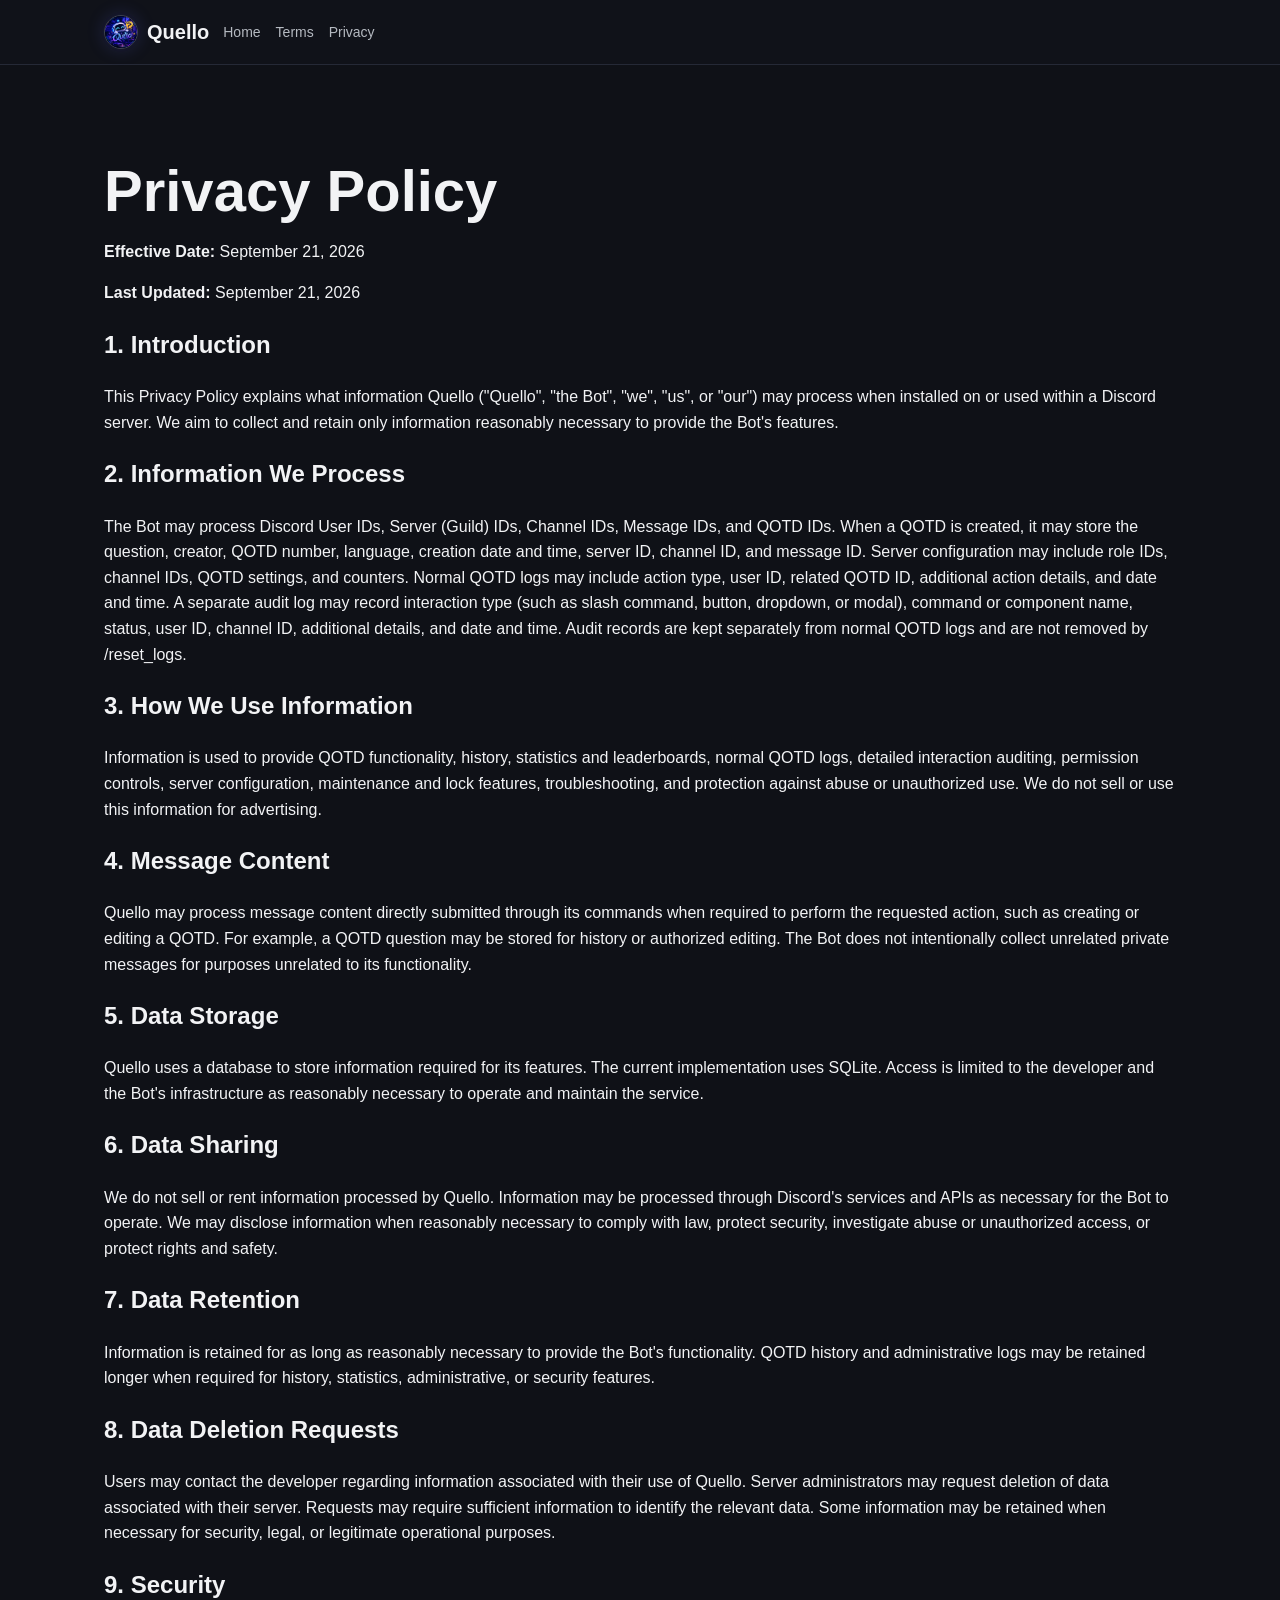
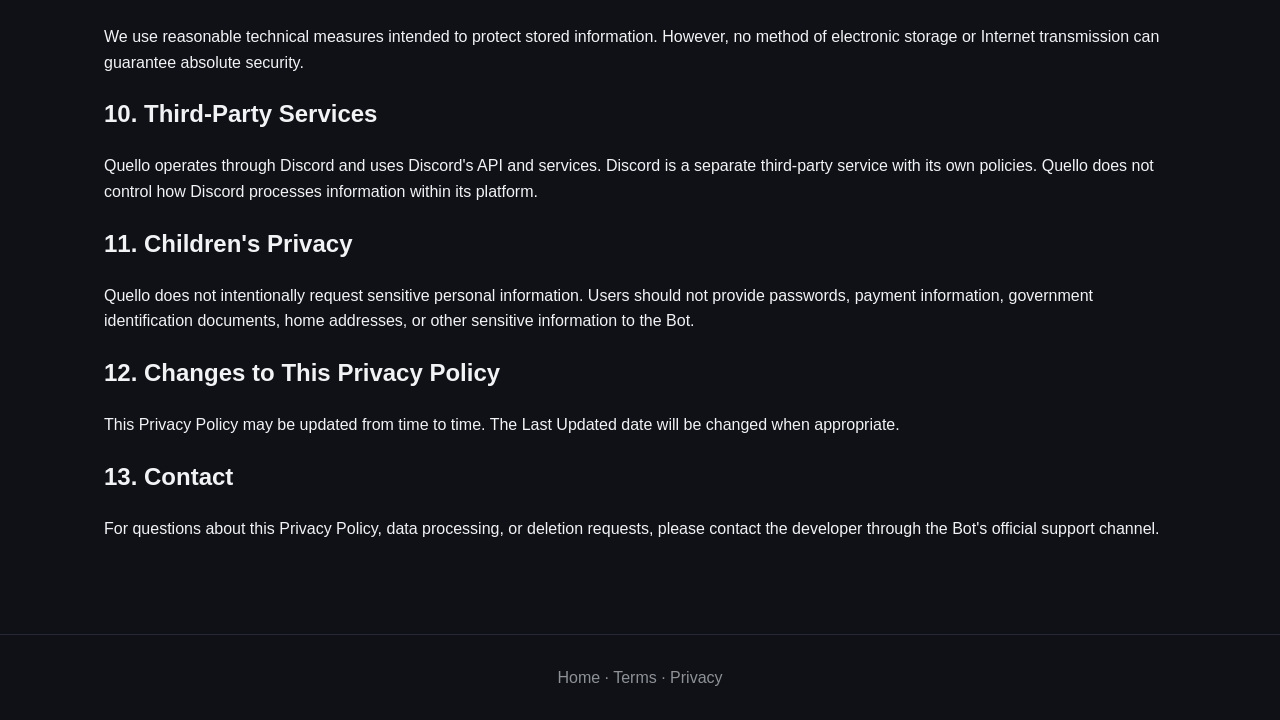
<file: privacy.html>
<!doctype html><html lang="en"><head><meta charset="utf-8"><meta name="viewport" content="width=device-width,initial-scale=1"><title>Quello — Privacy Policy</title><link rel="stylesheet" href="style.css">
  <link rel="icon" type="image/png" href="quello-avatar.png"></head><body><nav class="nav"><div class="nav-inner"><a class="brand" href="index.html"><img class="brand-avatar" src="quello-avatar.png" alt="Quello bot avatar"> <span>Quello</span></a><div class="nav-links"><a href="index.html">Home</a><a href="terms.html">Terms</a><a href="privacy.html">Privacy</a></div></div></nav><main class="container"><article class="document"><header><h1>Privacy Policy</h1><p><strong>Effective Date:</strong> September 21, 2026</p><p><strong>Last Updated:</strong> September 21, 2026</p></header><h2>1. Introduction</h2><p>This Privacy Policy explains what information Quello ("Quello", "the Bot", "we", "us", or "our") may process when installed on or used within a Discord server. We aim to collect and retain only information reasonably necessary to provide the Bot's features.</p><h2>2. Information We Process</h2><p>The Bot may process Discord User IDs, Server (Guild) IDs, Channel IDs, Message IDs, and QOTD IDs. When a QOTD is created, it may store the question, creator, QOTD number, language, creation date and time, server ID, channel ID, and message ID. Server configuration may include role IDs, channel IDs, QOTD settings, and counters. Normal QOTD logs may include action type, user ID, related QOTD ID, additional action details, and date and time. A separate audit log may record interaction type (such as slash command, button, dropdown, or modal), command or component name, status, user ID, channel ID, additional details, and date and time. Audit records are kept separately from normal QOTD logs and are not removed by /reset_logs.</p><h2>3. How We Use Information</h2><p>Information is used to provide QOTD functionality, history, statistics and leaderboards, normal QOTD logs, detailed interaction auditing, permission controls, server configuration, maintenance and lock features, troubleshooting, and protection against abuse or unauthorized use. We do not sell or use this information for advertising.</p><h2>4. Message Content</h2><p>Quello may process message content directly submitted through its commands when required to perform the requested action, such as creating or editing a QOTD. For example, a QOTD question may be stored for history or authorized editing. The Bot does not intentionally collect unrelated private messages for purposes unrelated to its functionality.</p><h2>5. Data Storage</h2><p>Quello uses a database to store information required for its features. The current implementation uses SQLite. Access is limited to the developer and the Bot's infrastructure as reasonably necessary to operate and maintain the service.</p><h2>6. Data Sharing</h2><p>We do not sell or rent information processed by Quello. Information may be processed through Discord's services and APIs as necessary for the Bot to operate. We may disclose information when reasonably necessary to comply with law, protect security, investigate abuse or unauthorized access, or protect rights and safety.</p><h2>7. Data Retention</h2><p>Information is retained for as long as reasonably necessary to provide the Bot's functionality. QOTD history and administrative logs may be retained longer when required for history, statistics, administrative, or security features.</p><h2>8. Data Deletion Requests</h2><p>Users may contact the developer regarding information associated with their use of Quello. Server administrators may request deletion of data associated with their server. Requests may require sufficient information to identify the relevant data. Some information may be retained when necessary for security, legal, or legitimate operational purposes.</p><h2>9. Security</h2><p>We use reasonable technical measures intended to protect stored information. However, no method of electronic storage or Internet transmission can guarantee absolute security.</p><h2>10. Third-Party Services</h2><p>Quello operates through Discord and uses Discord's API and services. Discord is a separate third-party service with its own policies. Quello does not control how Discord processes information within its platform.</p><h2>11. Children's Privacy</h2><p>Quello does not intentionally request sensitive personal information. Users should not provide passwords, payment information, government identification documents, home addresses, or other sensitive information to the Bot.</p><h2>12. Changes to This Privacy Policy</h2><p>This Privacy Policy may be updated from time to time. The Last Updated date will be changed when appropriate.</p><h2>13. Contact</h2><p>For questions about this Privacy Policy, data processing, or deletion requests, please contact the developer through the Bot's official support channel.</p></article></main><footer><a href="index.html">Home</a> · <a href="terms.html">Terms</a> · <a href="privacy.html">Privacy</a></footer></body></html>
</file>
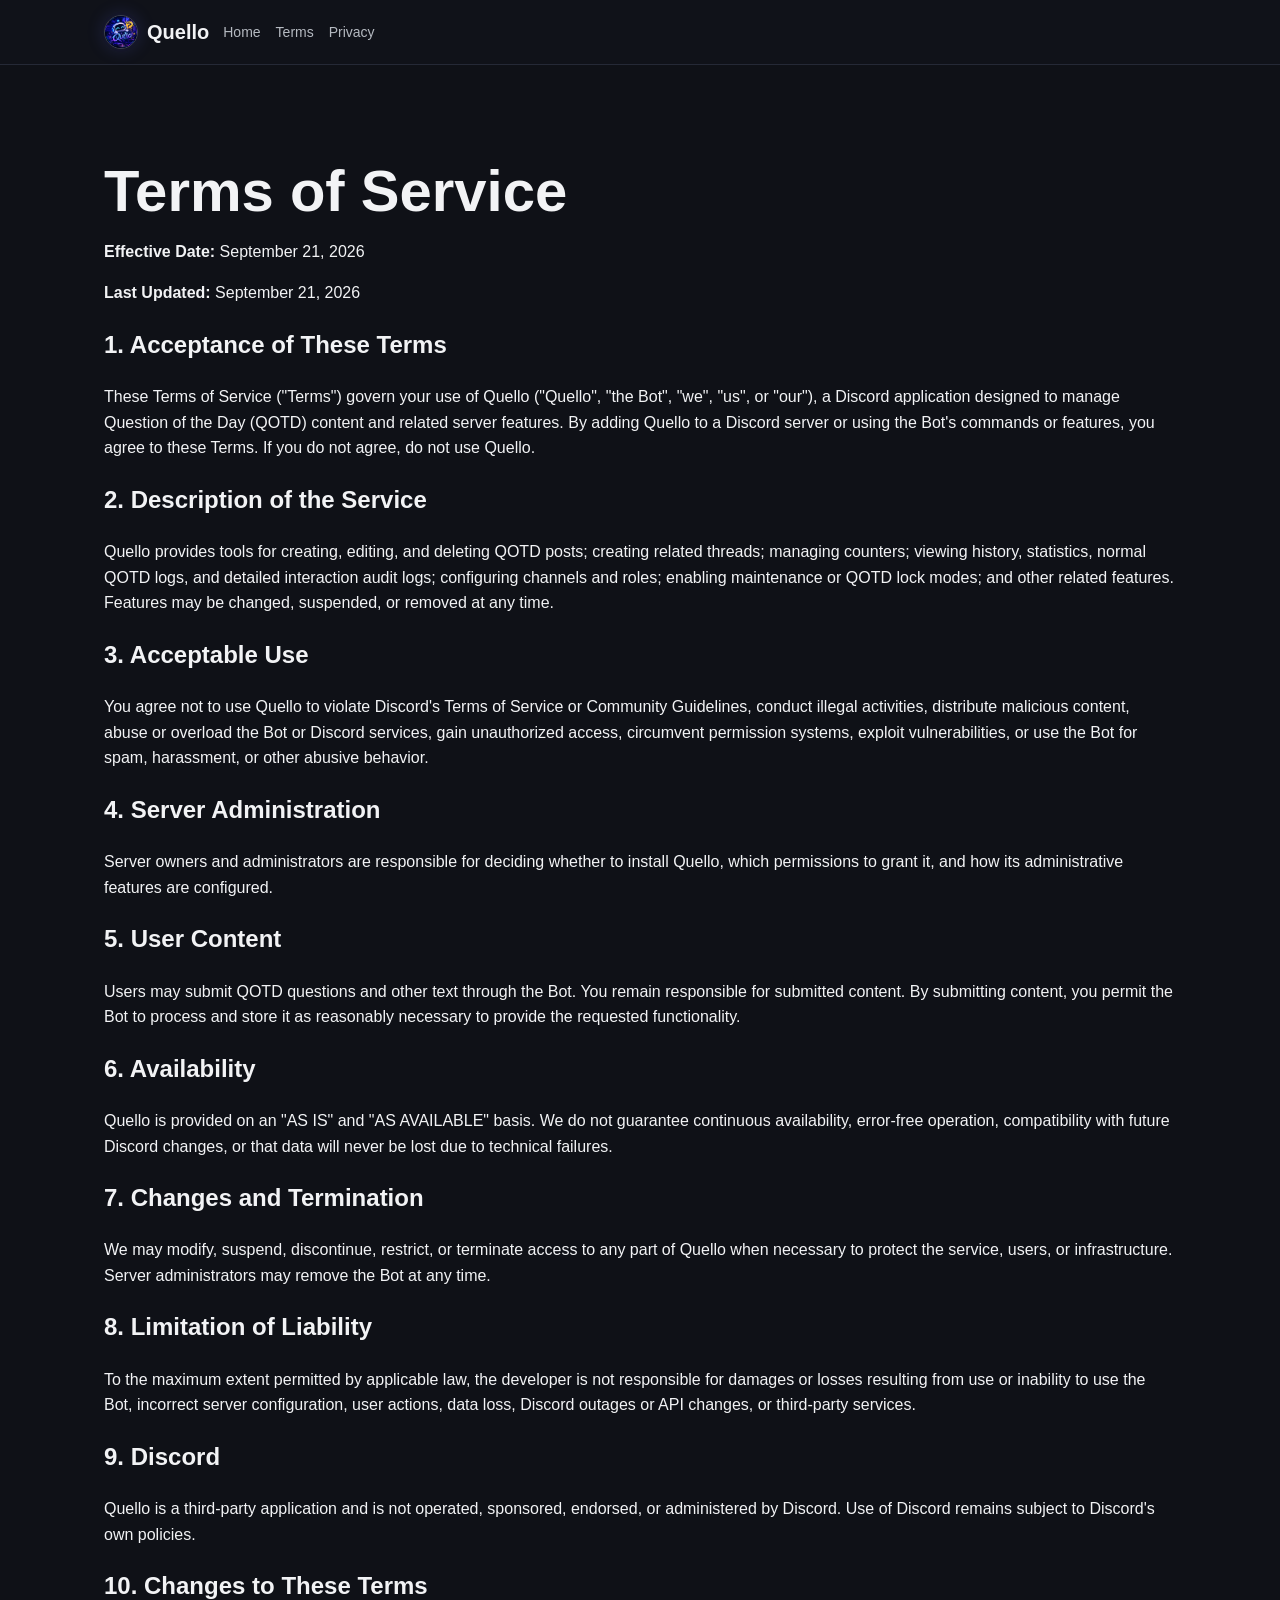
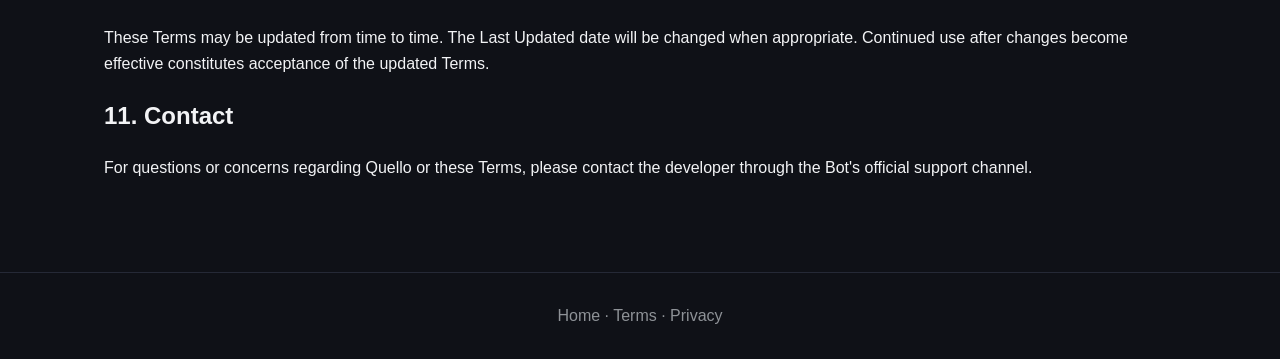
<file: terms.html>
<!doctype html><html lang="en"><head><meta charset="utf-8"><meta name="viewport" content="width=device-width,initial-scale=1"><title>Quello — Terms of Service</title><link rel="stylesheet" href="style.css">
  <link rel="icon" type="image/png" href="quello-avatar.png"></head><body><nav class="nav"><div class="nav-inner"><a class="brand" href="index.html"><img class="brand-avatar" src="quello-avatar.png" alt="Quello bot avatar"> <span>Quello</span></a><div class="nav-links"><a href="index.html">Home</a><a href="terms.html">Terms</a><a href="privacy.html">Privacy</a></div></div></nav><main class="container"><article class="document"><header><h1>Terms of Service</h1><p><strong>Effective Date:</strong> September 21, 2026</p><p><strong>Last Updated:</strong> September 21, 2026</p></header><h2>1. Acceptance of These Terms</h2><p>These Terms of Service ("Terms") govern your use of Quello ("Quello", "the Bot", "we", "us", or "our"), a Discord application designed to manage Question of the Day (QOTD) content and related server features. By adding Quello to a Discord server or using the Bot's commands or features, you agree to these Terms. If you do not agree, do not use Quello.</p><h2>2. Description of the Service</h2><p>Quello provides tools for creating, editing, and deleting QOTD posts; creating related threads; managing counters; viewing history, statistics, normal QOTD logs, and detailed interaction audit logs; configuring channels and roles; enabling maintenance or QOTD lock modes; and other related features. Features may be changed, suspended, or removed at any time.</p><h2>3. Acceptable Use</h2><p>You agree not to use Quello to violate Discord's Terms of Service or Community Guidelines, conduct illegal activities, distribute malicious content, abuse or overload the Bot or Discord services, gain unauthorized access, circumvent permission systems, exploit vulnerabilities, or use the Bot for spam, harassment, or other abusive behavior.</p><h2>4. Server Administration</h2><p>Server owners and administrators are responsible for deciding whether to install Quello, which permissions to grant it, and how its administrative features are configured.</p><h2>5. User Content</h2><p>Users may submit QOTD questions and other text through the Bot. You remain responsible for submitted content. By submitting content, you permit the Bot to process and store it as reasonably necessary to provide the requested functionality.</p><h2>6. Availability</h2><p>Quello is provided on an "AS IS" and "AS AVAILABLE" basis. We do not guarantee continuous availability, error-free operation, compatibility with future Discord changes, or that data will never be lost due to technical failures.</p><h2>7. Changes and Termination</h2><p>We may modify, suspend, discontinue, restrict, or terminate access to any part of Quello when necessary to protect the service, users, or infrastructure. Server administrators may remove the Bot at any time.</p><h2>8. Limitation of Liability</h2><p>To the maximum extent permitted by applicable law, the developer is not responsible for damages or losses resulting from use or inability to use the Bot, incorrect server configuration, user actions, data loss, Discord outages or API changes, or third-party services.</p><h2>9. Discord</h2><p>Quello is a third-party application and is not operated, sponsored, endorsed, or administered by Discord. Use of Discord remains subject to Discord's own policies.</p><h2>10. Changes to These Terms</h2><p>These Terms may be updated from time to time. The Last Updated date will be changed when appropriate. Continued use after changes become effective constitutes acceptance of the updated Terms.</p><h2>11. Contact</h2><p>For questions or concerns regarding Quello or these Terms, please contact the developer through the Bot's official support channel.</p></article></main><footer><a href="index.html">Home</a> · <a href="terms.html">Terms</a> · <a href="privacy.html">Privacy</a></footer></body></html>
</file>
<file: style.css>
*{box-sizing:border-box}
html{scroll-behavior:smooth}
body{margin:0;font-family:Arial,Helvetica,sans-serif;background:#0f1117;color:#f2f3f5;line-height:1.6}
a{color:inherit;text-decoration:none}
.nav{position:sticky;top:0;z-index:20;border-bottom:1px solid #252936;background:rgba(17,19,26,.94);backdrop-filter:blur(12px)}
.nav-inner{max-width:1120px;margin:0 auto;padding:15px 24px;display:flex;align-items:center;justify-content:space-between;gap:20px}
.brand{font-size:20px;font-weight:700}.nav-links{display:flex;align-items:center;gap:15px;color:#b5bac1;font-size:14px;flex-wrap:wrap;justify-content:flex-end}.nav-links a:hover{color:#fff}
.language-switch{border:1px solid #303441;background:#191c25;color:#fff;border-radius:7px;padding:7px 10px;cursor:pointer;font:inherit}
.container{max-width:1120px;margin:0 auto;padding:76px 24px}.hero{text-align:center;padding-bottom:38px}.badge{display:inline-block;padding:6px 12px;border-radius:999px;background:#5865f2;color:#fff;font-size:12px;font-weight:700;letter-spacing:1px}
h1{margin:18px 0 10px;font-size:58px;line-height:1.1}.subtitle{max-width:780px;margin:0 auto;color:#b5bac1;font-size:18px}
.buttons{margin-top:30px;display:flex;justify-content:center;align-items:center;flex-wrap:wrap;gap:12px}.button{display:inline-flex;align-items:center;justify-content:center;gap:7px;min-height:46px;padding:12px 18px;border-radius:8px;background:#5865f2;color:#fff;font-weight:700;transition:transform .15s ease,opacity .15s ease}.button:hover{transform:translateY(-1px);opacity:.92}.discord-logo{width:18px;height:18px;flex:0 0 18px;display:block;color:#fff}
.discord-embed,.hero-embed,.setup-embed,.builder-panel,.discord-message-preview,.permission-note,.notice{border:1px solid #252936;border-radius:10px;background:#151821}.hero-embed{display:flex;gap:0;margin:30px auto 70px;max-width:900px;overflow:hidden}.embed-accent{width:4px;flex:0 0 4px;background:#5865f2}.embed-content{padding:24px 25px;min-width:0}.embed-label,.eyebrow{display:block;color:#8e9297;font-size:11px;font-weight:700;letter-spacing:1.5px;margin-bottom:6px}.hero-embed h2{margin:0 0 8px;font-size:27px}.hero-embed p{margin:0;color:#b5bac1}.embed-meta{display:flex;flex-wrap:wrap;gap:9px;margin-top:16px}.embed-meta span{padding:5px 9px;border-radius:5px;background:#252936;color:#c9ccd1;font-size:12px}
.section{margin-top:78px}.section-heading{display:flex;justify-content:space-between;gap:20px;align-items:end}.section h2{margin:0 0 8px;font-size:32px}.section-intro{margin:0;color:#b5bac1;max-width:760px}
.command-embeds{margin-top:22px;display:grid;gap:10px}.command-embed{display:flex;overflow:hidden;transition:border-color .18s ease,transform .18s ease}.command-embed:hover{border-color:#3d4252;transform:translateX(2px)}.command-embed .embed-content{width:100%;padding:18px 20px}.command-head{display:flex;align-items:center;gap:10px}.command-head code{font-family:ui-monospace,SFMono-Regular,Menlo,Consolas,monospace;font-size:17px;font-weight:800;background:#252936;border-radius:5px;padding:3px 7px}.command-tag{margin-left:auto;color:#8e9297;font-size:10px;font-weight:700;letter-spacing:1px}.command-embed p{margin:9px 0 11px;color:#d7d9dd}.command-details{display:flex;flex-wrap:wrap;gap:7px}.command-details span{padding:4px 8px;border-radius:5px;background:#10131a;border:1px solid #252936;color:#8e9297;font-size:11px}.permission-note{margin-top:18px;padding:16px 18px;color:#b5bac1;border-left:3px solid #5865f2;border-radius:0 10px 10px 0}.permission-note strong{color:#f2f3f5}
.builder{margin-top:22px;display:grid;grid-template-columns:minmax(300px,.9fr) minmax(340px,1.1fr);gap:18px}.builder-panel{padding:22px}.builder-panel-title{font-size:15px;font-weight:800;margin-bottom:18px}.builder-panel label{display:block;color:#c9ccd1;font-size:13px;font-weight:700}.builder-panel label+label{margin-top:15px}.builder-panel input,.builder-panel textarea,.builder-panel select{width:100%;margin-top:7px;padding:11px 12px;border:1px solid #303441;border-radius:7px;background:#0f1117;color:#f2f3f5;font:inherit;outline:none}.builder-panel input:focus,.builder-panel textarea:focus,.builder-panel select:focus{border-color:#5865f2}.builder-panel textarea{min-height:120px;resize:vertical}.builder-panel small{display:block;color:#8e9297;text-align:right;margin-top:3px;font-size:11px}.input-row{display:grid;grid-template-columns:1fr 1fr;gap:12px;margin-top:15px}.toggle-row{display:flex!important;align-items:center;gap:9px;margin-top:15px!important}.toggle-row input{width:16px!important;margin:0!important;accent-color:#5865f2}.builder-actions{display:flex;gap:9px;margin-top:19px}.primary-button,.secondary-button{border:0;border-radius:7px;padding:10px 15px;font:inherit;font-weight:700;cursor:pointer}.primary-button{background:#5865f2;color:#fff}.secondary-button{background:#252936;color:#f2f3f5}.copy-status{min-height:21px;color:#8e9297;font-size:12px;margin:9px 0 0}.discord-message-preview{padding:20px;background:#1e1f22;border-color:#303238}.fake-discord-header{display:flex;gap:10px;align-items:center;padding-bottom:17px;border-bottom:1px solid #303238}.fake-avatar{width:38px;height:38px;border-radius:50%;background:#5865f2;display:grid;place-items:center;font-weight:800}.fake-discord-header strong{font-size:14px}.fake-discord-header small{font-size:9px;margin-left:5px;background:#5865f2;padding:2px 4px;border-radius:3px}.fake-discord-header div div{font-size:11px;color:#8e9297}.message-body{padding-top:18px}.role-mention{display:inline-block;color:#c9d2ff;background:rgba(88,101,242,.18);padding:2px 6px;border-radius:4px;font-size:13px;margin-bottom:9px}.live-embed{display:flex;overflow:hidden;background:#2b2d31;border-color:#3b3d42}.live-embed .embed-content{padding:18px 20px;width:100%}.preview-title{font-weight:800;color:#fff}.preview-number{font-size:13px;color:#8e9297;margin-top:2px}.preview-question{font-size:20px;font-weight:700;margin:18px 0 13px;white-space:pre-wrap;overflow-wrap:anywhere}.preview-author{color:#b5bac1;font-size:13px}.preview-thread{margin-top:11px;padding-top:12px;border-top:1px solid #303238;color:#8e9297;font-size:13px}
.setup-embed{margin-top:22px;overflow:hidden}.setup-header{display:flex;gap:13px;align-items:center;padding:21px 23px;background:#191c25;border-bottom:1px solid #252936}.setup-header>span{font-size:22px}.setup-header strong,.setup-header small{display:block}.setup-header small{color:#8e9297;font-size:12px;margin-top:2px}.setup-step{display:grid;grid-template-columns:55px 1fr;gap:17px;padding:22px 23px;border-bottom:1px solid #252936}.step-number{font-family:ui-monospace,SFMono-Regular,Menlo,Consolas,monospace;color:#5865f2;font-weight:900;font-size:18px;padding-top:2px}.setup-step h3{margin:0 0 5px;font-size:17px}.setup-step p{margin:0;color:#b5bac1}.step-code{display:inline-block;margin-top:11px;padding:7px 10px;background:#0f1117;border:1px solid #252936;border-radius:5px;color:#d7d9dd;font-family:ui-monospace,SFMono-Regular,Menlo,Consolas,monospace;font-size:11px;overflow-wrap:anywhere}.setup-note{display:flex;gap:10px;margin:20px 23px;padding:13px 15px;border-left:3px solid #5865f2;background:#10131a;color:#b5bac1}.setup-note strong{color:#f2f3f5}
.permission-embed{display:flex;overflow:hidden;margin-top:22px}.permission-embed .embed-content{width:100%;padding:10px 20px}.permission-line{display:grid;grid-template-columns:minmax(190px,.6fr) 1fr;gap:15px;align-items:center;padding:13px 0;border-bottom:1px solid #252936;color:#b5bac1;font-size:13px}.permission-line:last-child{border-bottom:0}.permission-line code{font-family:ui-monospace,SFMono-Regular,Menlo,Consolas,monospace;color:#fff;background:#252936;padding:3px 6px;border-radius:4px;margin-right:4px}
.faq{margin-top:22px;display:grid;gap:8px}.faq details{border:1px solid #252936;background:#151821;padding:16px 18px;border-radius:9px}.faq details[open]{border-color:#303441}.faq summary{cursor:pointer;font-weight:700}.faq p{color:#b5bac1;margin:11px 0 0}
.timeline{margin-top:22px;border-left:2px solid #303441;padding-left:24px;display:grid;gap:18px}.timeline article{position:relative;padding:18px 20px;border:1px solid #252936;border-radius:9px;background:#151821}.timeline article:before{content:"";position:absolute;left:-31px;top:23px;width:11px;height:11px;border-radius:50%;background:#5865f2}.timeline article>span{font-size:10px;color:#8e9297;font-weight:700;letter-spacing:1px}.timeline h3{margin:5px 0}.timeline p{margin:0;color:#b5bac1}
.community{margin-top:65px}.community-box{display:flex;align-items:center;gap:0;overflow:hidden}.community-box .embed-content{flex:1}.community-box h2{margin:0 0 7px}.community-box p{margin:0;color:#b5bac1}.community-box>.button{margin:0 22px 0 0;flex:0 0 auto}
.notice{margin-top:28px;padding:17px 19px;color:#b5bac1}.notice strong{color:#f2f3f5}.notice a{text-decoration:underline}.notice a:hover{color:#5865f2}footer{padding:30px 24px;text-align:center;border-top:1px solid #252936;color:#8e9297}
@media(max-width:850px){.nav-inner{align-items:flex-start}.builder{grid-template-columns:1fr}.permission-line{grid-template-columns:1fr}.community-box{align-items:flex-start}.community-box>.button{margin:0 22px 22px 0}}
@media(max-width:600px){.nav-inner{flex-direction:column}.nav-links{justify-content:flex-start}.container{padding:55px 18px}h1{font-size:42px}.buttons{flex-direction:column}.button{width:min(100%,330px)}.section h2{font-size:28px}.hero-embed h2{font-size:23px}.embed-content{padding:19px}.input-row{grid-template-columns:1fr}.command-head{align-items:flex-start}.command-tag{padding-top:5px}.command-details{flex-direction:column;align-items:flex-start}.setup-step{grid-template-columns:42px 1fr;padding:20px 17px}.setup-note{margin:17px}.community-box>.button{width:auto}.community-box{flex-direction:column}.community-box>.button{margin:0 19px 19px}.permission-line code{display:inline-block;margin-bottom:4px}}

.quick-start,.intent-embed,.whats-new{display:flex;overflow:hidden;max-width:900px;margin:0 auto 16px}.quick-start h2,.intent-embed h2,.whats-new h2{margin:0 0 7px;font-size:24px}.quick-start p,.intent-embed p,.whats-new p{margin:0;color:#b5bac1}.quick-steps{display:flex;flex-wrap:wrap;gap:8px;margin:17px 0}.quick-steps span{padding:7px 10px;background:#10131a;border:1px solid #252936;border-radius:6px;color:#b5bac1;font-size:12px}.quick-steps b{color:#5865f2;margin-right:5px}.quick-start .button{margin-top:4px}.intent-actions{display:flex;flex-wrap:wrap;gap:9px;margin-top:17px}.intent-button{padding:9px 12px;border:1px solid #303441;border-radius:7px;background:#191c25;color:#d7d9dd;font-size:13px;font-weight:700}.intent-button:hover{border-color:#5865f2;color:#fff}.whats-new{margin-bottom:70px}.text-link{display:inline-block;margin-top:14px;color:#8ea1ff;font-size:13px;font-weight:700}.text-link:hover{text-decoration:underline}
.command-details-panel{display:flex;overflow:hidden;margin-top:20px}.command-details-panel .embed-content{width:100%}.command-details-panel h3{margin:0 0 7px;font-size:22px}.command-detail-list{display:grid;gap:7px;margin-top:18px}.command-detail-list details{border:1px solid #252936;background:#10131a;border-radius:7px;padding:12px 14px}.command-detail-list details[open]{border-color:#303441}.command-detail-list summary{cursor:pointer;list-style:none;font-weight:700}.command-detail-list summary::-webkit-details-marker{display:none}.command-detail-list summary:before{content:'+';display:inline-grid;place-items:center;width:21px;height:21px;margin-right:8px;border-radius:4px;background:#252936;color:#8e9297}.command-detail-list details[open] summary:before{content:'−';color:#fff}.command-detail-list summary code{font-family:ui-monospace,SFMono-Regular,Menlo,Consolas,monospace;color:#fff}.command-detail-list p{margin:10px 0 2px;color:#b5bac1;font-size:13px}
.setup-checklist{margin:0 23px 23px;padding:16px;border:1px solid #252936;border-radius:8px;background:#10131a}.checklist-head{display:flex;justify-content:space-between;gap:15px;margin-bottom:10px}.checklist-head strong{font-size:14px}.checklist-head span{font-family:ui-monospace,SFMono-Regular,Menlo,Consolas,monospace;color:#8e9297;font-size:12px}.setup-checklist label{display:flex;align-items:center;gap:10px;padding:9px 0;border-top:1px solid #252936;color:#b5bac1;font-size:13px;cursor:pointer}.setup-checklist input{width:16px;height:16px;accent-color:#5865f2}.setup-checklist input:checked+span{text-decoration:line-through;color:#6f737b}
.troubleshoot-embed{display:flex;overflow:hidden;margin-top:22px}.troubleshoot-embed .embed-content{width:100%}.troubleshoot-embed details{border-bottom:1px solid #252936;padding:13px 0}.troubleshoot-embed details:last-child{border-bottom:0}.troubleshoot-embed summary{cursor:pointer;font-weight:700}.troubleshoot-embed p{margin:9px 0 2px;color:#b5bac1;font-size:13px}
@media(max-width:600px){.doc-nav{top:112px}.quick-steps{flex-direction:column}.intent-actions{flex-direction:column}.intent-button{width:100%}.setup-checklist{margin:0 17px 17px}.quick-start h2,.intent-embed h2,.whats-new h2{font-size:21px}}

/* Quello navigation + branding */
body.menu-open{overflow:hidden}
.nav{position:sticky;top:0;z-index:40}
.nav-inner{justify-content:flex-start;gap:14px}
.menu-toggle{width:42px;height:42px;border:1px solid #303441;border-radius:10px;background:#191c25;color:#fff;font-size:20px;line-height:1;cursor:pointer;display:grid;place-items:center;transition:.18s ease}
.menu-toggle:hover{border-color:#5865f2;background:#20243a;transform:translateY(-1px)}
.brand{display:inline-flex;align-items:center;gap:9px}
.brand-avatar{width:34px;height:34px;border-radius:50%;object-fit:cover;border:1px solid #3d4252;box-shadow:0 0 18px rgba(88,101,242,.22)}
.nav-hint{margin-left:auto;color:#8e9297;font-size:12px;letter-spacing:.8px;text-transform:uppercase}
.side-menu{position:fixed;left:0;top:0;bottom:0;width:min(340px,88vw);z-index:60;background:#10131a;border-right:1px solid #303441;box-shadow:22px 0 60px rgba(0,0,0,.45);transform:translateX(-105%);transition:transform .25s ease;overflow-y:auto}
.side-menu.open{transform:translateX(0)}
.menu-overlay{position:fixed;inset:0;z-index:50;background:rgba(0,0,0,.58);opacity:0;pointer-events:none;transition:opacity .25s ease;backdrop-filter:blur(2px)}
.menu-overlay.open{opacity:1;pointer-events:auto}
.side-menu-head{display:flex;align-items:center;justify-content:space-between;padding:22px 18px;border-bottom:1px solid #252936;background:#151821;position:sticky;top:0;z-index:10;flex-shrink:0;isolation:isolate;box-shadow:0 8px 18px rgba(0,0,0,.08)}
.side-brand{display:flex;align-items:center;gap:11px;min-width:0}
.side-brand img{width:46px;height:46px;border-radius:50%;object-fit:cover;border:1px solid #3d4252}
.side-brand strong,.side-brand small{display:block}.side-brand strong{font-size:18px}.side-brand small{color:#8e9297;font-size:11px;margin-top:2px}
.menu-close{width:36px;height:36px;border:1px solid #303441;border-radius:9px;background:#191c25;color:#c9ccd1;font-size:25px;line-height:1;cursor:pointer}
.menu-close:hover{color:#fff;border-color:#5865f2}
.side-menu-links{display:grid;gap:5px;padding:14px;position:relative;z-index:1}
.side-menu-links a,.side-language{display:flex;align-items:center;min-height:44px;padding:10px 12px;border-radius:8px;color:#b5bac1;font-size:14px;font-weight:700;transition:.16s ease}
.side-menu-links a:hover{background:#191c25;color:#fff;transform:translateX(2px)}
.side-menu-links a.active{position:relative;background:#191c25;color:#fff;font-weight:800;padding-left:18px;box-shadow:inset 3px 0 0 #5865f2}
.side-menu-links a.active::before{content:"";position:absolute;left:7px;top:50%;width:5px;height:5px;border-radius:50%;background:#5865f2;box-shadow:0 0 9px rgba(88,101,242,.85);transform:translateY(-50%)}
.side-menu-links a.active:hover{transform:none}
.side-divider{height:1px;background:#252936;margin:8px 2px}
.side-language{width:100%;border:1px solid #303441;background:#191c25;cursor:pointer;font:inherit;justify-content:flex-start}
.side-language:hover{border-color:#5865f2}
.hero-avatar{width:104px;height:104px;border-radius:50%;object-fit:cover;border:2px solid #5865f2;box-shadow:0 12px 35px rgba(88,101,242,.28);margin-bottom:10px}
.fake-avatar{overflow:hidden;padding:0;background:#5865f2}
.fake-avatar img{width:100%;height:100%;object-fit:cover;display:block}
@media(max-width:600px){.nav-inner{flex-direction:row;align-items:center}.nav-hint{font-size:10px}.hero-avatar{width:88px;height:88px}.side-menu{width:min(330px,90vw)}}

/* Language picker */
.language-picker{position:relative;width:100%}
.language-switch{position:relative;display:flex;align-items:center;gap:10px;justify-content:flex-start!important}
.language-current-flag{font-size:19px;line-height:1}
.language-current-code{font-weight:800;letter-spacing:.2px}
.language-caret{margin-left:auto;font-size:14px;color:#8e9297;transform:rotate(0deg);transition:transform .18s ease}
.language-picker.open .language-caret{transform:rotate(180deg)}
.language-dropdown{position:absolute;left:0;right:0;bottom:calc(100% + 7px);display:grid;gap:2px;padding:7px;background:#171a24;border:1px solid #303441;border-radius:10px;box-shadow:0 16px 38px rgba(0,0,0,.42);opacity:0;visibility:hidden;transform:translateY(5px);transition:.16s ease;z-index:80}
.language-picker.open .language-dropdown{opacity:1;visibility:visible;transform:translateY(0)}
.language-option{width:100%;display:flex;align-items:center;gap:12px;padding:10px 11px;border:0;border-radius:7px;background:transparent;color:#c9ccd1;font:inherit;font-size:14px;font-weight:600;text-align:left;cursor:pointer}
.language-option span:first-child{font-size:19px;line-height:1}
.language-option:hover{background:#222633;color:#fff}
.language-option.active{background:#252a38;color:#fff;font-weight:800}
.language-option.active::after{content:'✓';margin-left:auto;color:#5865f2;font-weight:900}



/* Final mobile language picker polish */
.language-picker { position: relative !important; width: 100% !important; }
.language-switch.side-language {
  width: 100% !important; min-height: 46px !important; padding: 10px 13px !important;
  border: 1px solid #303441 !important; border-radius: 10px !important;
  background: #191c25 !important; color: #f2f3f5 !important;
  display: flex !important; align-items: center !important; gap: 10px !important;
  justify-content: flex-start !important; font-size: 14px !important;
  box-shadow: none !important;
}
.language-switch.side-language:hover, .language-picker.open .language-switch.side-language {
  border-color: #5865f2 !important; background: #1d2130 !important;
}
.language-dropdown {
  position: absolute !important; left: 0 !important; right: 0 !important;
  bottom: calc(100% + 8px) !important; top: auto !important;
  display: grid !important; grid-template-columns: 1fr !important;
  gap: 3px !important; padding: 7px !important; margin: 0 !important;
  background: #171a24 !important; border: 1px solid #353a4a !important;
  border-radius: 11px !important; box-shadow: 0 18px 45px rgba(0,0,0,.55) !important;
  opacity: 0 !important; visibility: hidden !important; pointer-events: none !important;
  transform: translateY(5px) !important; transition: opacity .16s ease, transform .16s ease, visibility .16s ease !important;
  z-index: 200 !important; overflow: hidden !important;
}
.language-picker.open .language-dropdown {
  opacity: 1 !important; visibility: visible !important; pointer-events: auto !important;
  transform: translateY(0) !important;
}
.language-option {
  appearance: none !important; -webkit-appearance: none !important;
  width: 100% !important; min-height: 42px !important; box-sizing: border-box !important;
  display: flex !important; flex-direction: row !important; align-items: center !important;
  justify-content: flex-start !important; gap: 11px !important;
  padding: 9px 11px !important; margin: 0 !important;
  border: 0 !important; border-radius: 7px !important;
  background: transparent !important; color: #c9ccd1 !important;
  font-family: Arial, Helvetica, sans-serif !important; font-size: 14px !important;
  font-weight: 600 !important; line-height: 1.2 !important; text-align: left !important;
  cursor: pointer !important;
}
.language-option span { display: inline-block !important; }
.language-option span:first-child { width: 24px !important; flex: 0 0 24px !important; font-size: 19px !important; line-height: 1 !important; text-align: center !important; }
.language-option span:nth-child(2) { flex: 1 1 auto !important; min-width: 0 !important; }
.language-option:hover { background: #222633 !important; color: #fff !important; }
.language-option.active { background: #252a38 !important; color: #fff !important; font-weight: 800 !important; }
.language-option.active::after { content: '✓' !important; margin-left: auto !important; color: #5865f2 !important; font-weight: 900 !important; }
@media(max-width:600px) {
  .side-menu { width: min(330px, 90vw) !important; }
  .language-dropdown { max-height: 300px !important; overflow-y: auto !important; }
}

/* Interactive Quello extras */
.playground-grid{display:flex;overflow:hidden;margin-top:22px}.playground-grid .embed-content{width:100%}.playground-label{display:block;color:#b5bac1;font-size:13px;font-weight:700;margin-bottom:8px}.playground-select{width:100%;min-height:44px;padding:10px 12px;border:1px solid #303441;border-radius:9px;background:#191c25;color:#f2f3f5;font:inherit;outline:none}.playground-select:focus{border-color:#5865f2;box-shadow:0 0 0 3px rgba(88,101,242,.14)}.playground-card{margin-top:14px;padding:18px;border:1px solid #252936;border-radius:9px;background:#10131a}.playground-card h3{margin:12px 0 7px;font-size:20px}.playground-card p{margin:0;color:#b5bac1}.playground-meta{display:flex;flex-wrap:wrap;gap:8px;margin-top:15px}.playground-meta span{display:block;padding:7px 9px;border:1px solid #252936;border-radius:7px;background:#171a24;color:#8e9297;font-size:12px}.flow-card{display:flex;overflow:hidden;margin-top:22px}.flow-card .embed-content{width:100%}.flow-steps{display:flex;align-items:center;max-width:360px;margin-bottom:22px}.flow-step{width:34px;height:34px;border-radius:50%;display:grid;place-items:center;background:#191c25;border:1px solid #303441;color:#8e9297;font-size:12px;font-weight:800}.flow-step.active{background:#5865f2;border-color:#5865f2;color:#fff;box-shadow:0 0 18px rgba(88,101,242,.3)}.flow-line{height:1px;flex:1;background:#303441}.flow-panel{display:none}.flow-panel.active{display:block}.flow-panel h3{margin:0 0 12px}.flow-input{width:100%;box-sizing:border-box;min-height:48px;padding:12px;border:1px solid #303441;border-radius:9px;background:#191c25;color:#fff;font:inherit;outline:none}.flow-input:focus{border-color:#5865f2;box-shadow:0 0 0 3px rgba(88,101,242,.14)}.flow-actions{display:flex;gap:9px;justify-content:flex-end;margin-top:15px}.flow-language-grid{display:grid;grid-template-columns:repeat(2,minmax(0,1fr));gap:10px}.flow-language{min-height:48px;border:1px solid #303441;border-radius:9px;background:#191c25;color:#c9ccd1;font:inherit;font-weight:700;cursor:pointer}.flow-language:hover{border-color:#5865f2;color:#fff}.flow-language.active{border-color:#5865f2;background:#252a38;color:#fff;box-shadow:0 0 0 1px rgba(88,101,242,.25)}.generated-command{padding:15px;border:1px solid #252936;border-radius:9px;background:#0b0e14;color:#9da6ff;font:13px/1.6 ui-monospace,SFMono-Regular,Menlo,Consolas,monospace;overflow:auto;white-space:pre-wrap}.copy-status{min-height:18px;color:#5865f2;font-size:12px;text-align:right}.extras-grid{display:grid;grid-template-columns:repeat(2,minmax(0,1fr));gap:16px}.extra-card{display:flex;overflow:hidden}.extra-card .embed-content{width:100%}.extra-card h3{margin:8px 0 8px;font-size:19px}.extra-card p{margin:0;color:#b5bac1}.text-button{margin-top:12px;border:0;background:none;color:#8e9aff;padding:0;font:inherit;font-size:13px;font-weight:700;cursor:pointer}.text-button:hover{color:#fff}.random-qotd h3{min-height:50px}.achievement-list{display:grid;gap:8px;margin-top:13px}.achievement{display:flex;align-items:center;gap:10px;padding:9px;border:1px solid #252936;border-radius:8px;background:#10131a;opacity:.48;filter:grayscale(.5);transition:.18s ease}.achievement.unlocked{opacity:1;filter:none;border-color:#3b4260;background:#171b27}.achievement>span{width:28px;height:28px;display:grid;place-items:center;border-radius:7px;background:#252936}.achievement strong,.achievement small{display:block}.achievement strong{font-size:12px}.achievement small{margin-top:2px;color:#8e9297;font-size:11px}.community-spotlight{display:flex;align-items:center;gap:11px;width:100%;margin-top:18px;padding:12px;border:1px solid #252936;border-radius:9px;background:#10131a}.community-spotlight>span{font-size:22px}.community-spotlight strong{font-size:13px}.community-spotlight p{margin:3px 0 0;color:#8e9297;font-size:12px}.secret-message{min-height:20px;margin-top:10px;color:#9da6ff;font-weight:700;font-size:13px}.changelog-item:first-child .changelog-card{border-color:#5865f2;box-shadow:0 0 22px rgba(88,101,242,.08)}
@media(max-width:700px){.extras-grid{grid-template-columns:1fr}.flow-language-grid{grid-template-columns:1fr}.flow-actions{justify-content:stretch}.flow-actions .button{flex:1}.playground-card h3{font-size:18px}}
</file>
